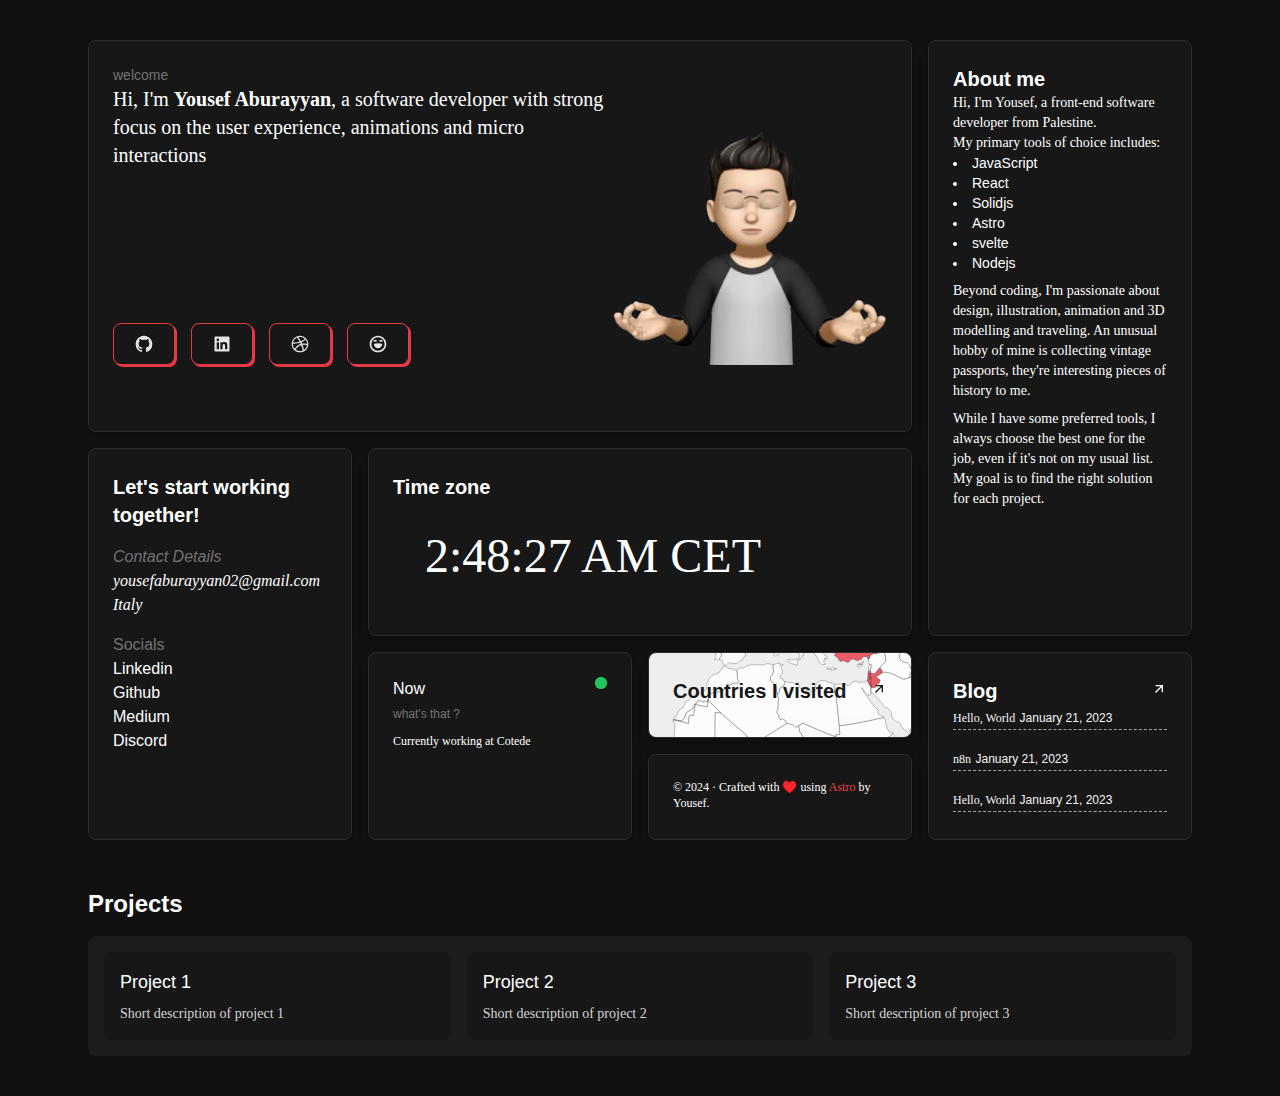
<file: index.html>
<!DOCTYPE html><script type="module" src="/_astro/index.astro_astro_type_script_index_0_lang.COKrtXNO.js"></script> <html lang="en"> <head><meta charset="UTF-8"><meta name="viewport" content="width=device-width"><link rel="icon" type="image/x-icon" href="/favicon.ico"><meta name="generator" content="Astro v5.1.7"><title>Yousef Aburayyan - Freelance front-end Developer</title><meta name="description" content="I'm a developer based in Italy, passionate about user experience and specializing in engaging animations and micro-interactions. My primary tools of choice include: JavaScript, React, Solid.js, Astro, Svelte, and Node.js."><meta name="robots" content="index, follow"><!-- Basic OG tags for sharing your website's content on platforms like Facebook and LinkedIn --><meta property="og:title" content="Yousef Aburayyan - Freelance front-end Developer"><meta property="og:description" content="I'm a developer based in Italy, passionate about user experience and specializing in engaging animations and micro-interactions. My primary tools of choice include: JavaScript, React, Solid.js, Astro, Svelte, and Node.js."><meta property="og:type" content="website"><meta property="og:url" content="https://yousefra.github.io"><meta property="og:image" content="https://yousefra.github.io/og-image.png"><!-- Basic Twitter Card tags --><meta name="twitter:card" content="summary_large_image"><meta name="twitter:title" content="Yousef Aburayyan - Freelance front-end Developer"><meta name="twitter:description" content="I'm a developer based in Italy, passionate about user experience and specializing in engaging animations and micro-interactions. My primary tools of choice include: JavaScript, React, Solid.js, Astro, Svelte, and Node.js."><meta name="twitter:image" content="https://yousefra.github.io/og-image.png"><link rel="preconnect" href="https://cdn.fontshare.com"><script type="application/ld+json">{"@context":"http://schema.org","@type":"Person","name":"Yousef","url":"https://yousefra.github.io","sameAs":["https://www.linkedin.com/in/yousef-aburayyan/","https://github.com/yousefra"],"image":"https://yousefra.github.io/og-image.png","jobTitle":"Freelance Frontend Developer","worksFor":{"@type":"Organization","name":"Self-Employed","address":{"@type":"PostalAddress","addressLocality":"Italy","addressCountry":"IT"}},"nationality":{"@type":"Country","name":"Italy"}}</script><link rel="stylesheet" href="/_astro/_id_.C9sGlp-g.css">
<style>@font-face{font-family:CabinetGrotesk;src:url(/fonts/CabinetGrotesk-Variable.ttf) format("truetype-variations");font-weight:400;font-style:normal;font-display:swap;font-weight:100 1000}@font-face{font-family:Satoshi;src:url(/fonts/Satoshi-Variable.ttf) format("truetype-variations");font-weight:400;font-style:normal;font-display:swap;font-weight:100 1000}body{margin:0;font-family:Satoshi,sans-serif;-webkit-font-smoothing:antialiased}h1,h2,h3,h4,h5,h6{font-family:Cabinet Grotesk,sans-serif}p{font-family:Satoshi}b{font-weight:700!important}
.card[data-astro-cid-liblccsm]{background-color:#1c1c1c;border-radius:.5rem;padding:1rem}
</style></head> <body class="bg-darkslate-700 flex flex-col justify-center items-center"> <div class="loader bg-darkslate-700 text-neutral-50 text-3xl font-black uppercase flex justify-center items-center w-screen h-screen z-50 fixed top-0 bottom-0 right-0 left-0"></div>    <main class="text-white m-auto p-2 mt-4 flex flex-col gap-4 max-w-6xl w-full sm:p-4 md:p-6"> <div class="grid gap-2 overflow-hidden relative sm:gap-2 md:grid-cols-2 md:gap-3 lg:h-screen lg:grid-rows-8 lg:grid-cols-4 lg:gap-4 lg:max-h-[800px]"> <div class="card flex flex-col h-max sm:h-auto group overflow-hidden transform-y-[-40%] bg-darkslate-500 shadow-lg rounded-lg p-6 border border-darkslate-100 hover:border-primary-500 align-start flex-none h-full justify-start relative transform perspective-1200 w-full transition duration-75 ease-in-out col-span-1 md:col-span-3 md:row-span-4"> <style>astro-island,astro-slot,astro-static-slot{display:contents}</style><script>(()=>{var a=(s,i,o)=>{let r=async()=>{await(await s())()},t=typeof i.value=="object"?i.value:void 0,c={rootMargin:t==null?void 0:t.rootMargin},n=new IntersectionObserver(e=>{for(let l of e)if(l.isIntersecting){n.disconnect(),r();break}},c);for(let e of o.children)n.observe(e)};(self.Astro||(self.Astro={})).visible=a;window.dispatchEvent(new Event("astro:visible"));})();;(()=>{var A=Object.defineProperty;var g=(i,o,a)=>o in i?A(i,o,{enumerable:!0,configurable:!0,writable:!0,value:a}):i[o]=a;var d=(i,o,a)=>g(i,typeof o!="symbol"?o+"":o,a);{let i={0:t=>m(t),1:t=>a(t),2:t=>new RegExp(t),3:t=>new Date(t),4:t=>new Map(a(t)),5:t=>new Set(a(t)),6:t=>BigInt(t),7:t=>new URL(t),8:t=>new Uint8Array(t),9:t=>new Uint16Array(t),10:t=>new Uint32Array(t),11:t=>1/0*t},o=t=>{let[l,e]=t;return l in i?i[l](e):void 0},a=t=>t.map(o),m=t=>typeof t!="object"||t===null?t:Object.fromEntries(Object.entries(t).map(([l,e])=>[l,o(e)]));class y extends HTMLElement{constructor(){super(...arguments);d(this,"Component");d(this,"hydrator");d(this,"hydrate",async()=>{var b;if(!this.hydrator||!this.isConnected)return;let e=(b=this.parentElement)==null?void 0:b.closest("astro-island[ssr]");if(e){e.addEventListener("astro:hydrate",this.hydrate,{once:!0});return}let c=this.querySelectorAll("astro-slot"),n={},h=this.querySelectorAll("template[data-astro-template]");for(let r of h){let s=r.closest(this.tagName);s!=null&&s.isSameNode(this)&&(n[r.getAttribute("data-astro-template")||"default"]=r.innerHTML,r.remove())}for(let r of c){let s=r.closest(this.tagName);s!=null&&s.isSameNode(this)&&(n[r.getAttribute("name")||"default"]=r.innerHTML)}let p;try{p=this.hasAttribute("props")?m(JSON.parse(this.getAttribute("props"))):{}}catch(r){let s=this.getAttribute("component-url")||"<unknown>",v=this.getAttribute("component-export");throw v&&(s+=` (export ${v})`),console.error(`[hydrate] Error parsing props for component ${s}`,this.getAttribute("props"),r),r}let u;await this.hydrator(this)(this.Component,p,n,{client:this.getAttribute("client")}),this.removeAttribute("ssr"),this.dispatchEvent(new CustomEvent("astro:hydrate"))});d(this,"unmount",()=>{this.isConnected||this.dispatchEvent(new CustomEvent("astro:unmount"))})}disconnectedCallback(){document.removeEventListener("astro:after-swap",this.unmount),document.addEventListener("astro:after-swap",this.unmount,{once:!0})}connectedCallback(){if(!this.hasAttribute("await-children")||document.readyState==="interactive"||document.readyState==="complete")this.childrenConnectedCallback();else{let e=()=>{document.removeEventListener("DOMContentLoaded",e),c.disconnect(),this.childrenConnectedCallback()},c=new MutationObserver(()=>{var n;((n=this.lastChild)==null?void 0:n.nodeType)===Node.COMMENT_NODE&&this.lastChild.nodeValue==="astro:end"&&(this.lastChild.remove(),e())});c.observe(this,{childList:!0}),document.addEventListener("DOMContentLoaded",e)}}async childrenConnectedCallback(){let e=this.getAttribute("before-hydration-url");e&&await import(e),this.start()}async start(){let e=JSON.parse(this.getAttribute("opts")),c=this.getAttribute("client");if(Astro[c]===void 0){window.addEventListener(`astro:${c}`,()=>this.start(),{once:!0});return}try{await Astro[c](async()=>{let n=this.getAttribute("renderer-url"),[h,{default:p}]=await Promise.all([import(this.getAttribute("component-url")),n?import(n):()=>()=>{}]),u=this.getAttribute("component-export")||"default";if(!u.includes("."))this.Component=h[u];else{this.Component=h;for(let f of u.split("."))this.Component=this.Component[f]}return this.hydrator=p,this.hydrate},e,this)}catch(n){console.error(`[astro-island] Error hydrating ${this.getAttribute("component-url")}`,n)}}attributeChangedCallback(){this.hydrate()}}d(y,"observedAttributes",["props"]),customElements.get("astro-island")||customElements.define("astro-island",y)}})();</script><script>window._$HY||(e=>{let t=e=>e&&e.hasAttribute&&(e.hasAttribute("data-hk")?e:t(e.host&&e.host.nodeType?e.host:e.parentNode));["click", "input"].forEach((o=>document.addEventListener(o,(o=>{if(!e.events)return;let s=t(o.composedPath&&o.composedPath()[0]||o.target);s&&!e.completed.has(s)&&e.events.push([s,o])}))))})(_$HY={events:[],completed:new WeakSet,r:{},fe(){}});</script><!--xs-->  <div class="flex w-full h-full"> <div class="flex flex-col justify-between md:max-h-[300px] gap-4"> <div class="flex flex-col h-full"> <h6 class="text-sm font-light m-0 text-gray-500">welcome</h6> <p class="m-0 font-light text-xl">
Hi, I'm <b class="font-bold">Yousef Aburayyan</b>, a software
          developer with strong focus on the user experience, animations and
          micro interactions
</p> </div> <div class="flex gap-4"> <a href="https://github.com/yousefra" aria-label="github profile" target="_blank"> <button class="custom-btn text-xl max-h-[50px] shadow-custom shadow-primary-500 active:shadow-none active:translate-x-[3px] active:translate-y-[3px] text-gray-200 px-5 py-2 border border-primary-500 hover:text-primary-500 transition-colors duration-100 ease-in-out bg-gray-900 cursor-pointer rounded-lg">  <svg width="1em" height="1em" class="h-6" data-icon="ri:github-fill">   <symbol id="ai:ri:github-fill" viewBox="0 0 24 24"><path fill="currentColor" d="M12.001 2c-5.525 0-10 4.475-10 10a9.99 9.99 0 0 0 6.837 9.488c.5.087.688-.213.688-.476c0-.237-.013-1.024-.013-1.862c-2.512.463-3.162-.612-3.362-1.175c-.113-.288-.6-1.175-1.025-1.413c-.35-.187-.85-.65-.013-.662c.788-.013 1.35.725 1.538 1.025c.9 1.512 2.337 1.087 2.912.825c.088-.65.35-1.087.638-1.337c-2.225-.25-4.55-1.113-4.55-4.938c0-1.088.387-1.987 1.025-2.687c-.1-.25-.45-1.275.1-2.65c0 0 .837-.263 2.75 1.024a9.3 9.3 0 0 1 2.5-.337c.85 0 1.7.112 2.5.337c1.913-1.3 2.75-1.024 2.75-1.024c.55 1.375.2 2.4.1 2.65c.637.7 1.025 1.587 1.025 2.687c0 3.838-2.337 4.688-4.562 4.938c.362.312.675.912.675 1.85c0 1.337-.013 2.412-.013 2.75c0 .262.188.574.688.474A10.02 10.02 0 0 0 22 12c0-5.525-4.475-10-10-10"/></symbol><use href="#ai:ri:github-fill"></use>  </svg> <span class="sr-only">GitHub Profile</span>  </button> </a> <a href="https://www.linkedin.com/in/yousef-aburayyan/" aria-label="linkedin profile" target="_blank"> <button class="custom-btn text-xl max-h-[50px] shadow-custom shadow-primary-500 active:shadow-none active:translate-x-[3px] active:translate-y-[3px] text-gray-200 px-5 py-2 border border-primary-500 hover:text-primary-500 transition-colors duration-100 ease-in-out bg-gray-900 cursor-pointer rounded-lg">  <svg width="1em" height="1em" class="h-6" data-icon="ri:linkedin-box-fill">   <symbol id="ai:ri:linkedin-box-fill" viewBox="0 0 24 24"><path fill="currentColor" d="M18.336 18.339h-2.665v-4.177c0-.996-.02-2.278-1.39-2.278c-1.389 0-1.601 1.084-1.601 2.205v4.25h-2.666V9.75h2.56v1.17h.035c.358-.674 1.228-1.387 2.528-1.387c2.7 0 3.2 1.778 3.2 4.092v4.714M7.004 8.575a1.546 1.546 0 0 1-1.548-1.549a1.548 1.548 0 1 1 1.547 1.549m1.336 9.764H5.667V9.75H8.34zM19.67 3H4.33C3.594 3 3 3.58 3 4.297v15.406C3 20.42 3.594 21 4.328 21h15.339C20.4 21 21 20.42 21 19.703V4.297C21 3.581 20.4 3 19.666 3z"/></symbol><use href="#ai:ri:linkedin-box-fill"></use>  </svg> <span class="sr-only">Linkedin Profile</span>  </button> </a> <a href="#" aria-label="dribble profile" target="_blank"> <button class="custom-btn text-xl max-h-[50px] shadow-custom shadow-primary-500 active:shadow-none active:translate-x-[3px] active:translate-y-[3px] text-gray-200 px-5 py-2 border border-primary-500 hover:text-primary-500 transition-colors duration-100 ease-in-out bg-gray-900 cursor-pointer rounded-lg">  <svg width="1em" height="1em" class="h-6" data-icon="ri:dribbble-fill">   <symbol id="ai:ri:dribbble-fill" viewBox="0 0 24 24"><path fill="currentColor" d="M12 2C6.48 2 2 6.48 2 12s4.48 10 10 10c5.51 0 10-4.48 10-10S17.51 2 12 2m6.605 4.61a8.5 8.5 0 0 1 1.93 5.314c-.281-.054-3.101-.629-5.943-.271c-.065-.141-.12-.293-.184-.445a25 25 0 0 0-.564-1.236c3.145-1.28 4.577-3.124 4.761-3.362M12 3.475c2.17 0 4.154.814 5.662 2.148c-.152.216-1.443 1.941-4.48 3.08c-1.399-2.57-2.95-4.675-3.189-5A8.7 8.7 0 0 1 12 3.475m-3.633.803a54 54 0 0 1 3.167 4.935c-3.992 1.063-7.517 1.04-7.896 1.04a8.58 8.58 0 0 1 4.729-5.975M3.453 12.01v-.26c.37.01 4.512.065 8.775-1.215c.25.477.477.965.694 1.453c-.109.033-.228.065-.336.098c-4.404 1.42-6.747 5.303-6.942 5.629a8.52 8.52 0 0 1-2.19-5.705M12 20.547a8.48 8.48 0 0 1-5.239-1.8c.152-.315 1.888-3.656 6.703-5.337c.022-.01.033-.01.054-.022a35.3 35.3 0 0 1 1.823 6.475a8.4 8.4 0 0 1-3.341.684m4.761-1.465c-.086-.52-.542-3.015-1.66-6.084c2.68-.423 5.023.271 5.315.369a8.47 8.47 0 0 1-3.655 5.715"/></symbol><use href="#ai:ri:dribbble-fill"></use>  </svg> <span class="sr-only">Dribble Profile</span>  </button> </a> <astro-island uid="Z1h7gLW" data-solid-render-id="s1" component-url="/_astro/index.felDRB_H.js" component-export="default" renderer-url="/_astro/client.adEZjd-f.js" props="{}" ssr client="visible" opts="{&quot;name&quot;:&quot;Tooltip&quot;,&quot;value&quot;:true}" await-children><div data-hk=s10000 class="relative inline-block"><div><astro-slot> <button class="custom-btn text-xl max-h-[50px] shadow-custom shadow-primary-500 active:shadow-none active:translate-x-[3px] active:translate-y-[3px] text-gray-200 px-5 py-2 border border-primary-500 hover:text-primary-500 transition-colors duration-100 ease-in-out bg-gray-900 cursor-pointer rounded-lg">  <svg width="1em" height="1em" class="h-6" data-icon="ri:emotion-laugh-line">   <symbol id="ai:ri:emotion-laugh-line" viewBox="0 0 24 24"><path fill="currentColor" d="M12 2c5.523 0 10 4.477 10 10s-4.477 10-10 10S2 17.523 2 12S6.477 2 12 2m0 2a8 8 0 1 0 0 16a8 8 0 0 0 0-16m0 7q3 0 5 1a5 5 0 0 1-10 0q2-1 5-1M8.5 7a2.5 2.5 0 0 1 2.45 2h-4.9A2.5 2.5 0 0 1 8.5 7m7 0a2.5 2.5 0 0 1 2.45 2h-4.9a2.5 2.5 0 0 1 2.45-2"/></symbol><use href="#ai:ri:emotion-laugh-line"></use>  </svg> <span class="sr-only">Easter egg button</span>  </button> </astro-slot></div><!--$--><!--/--></div><!--astro:end--></astro-island> </div> </div> <img src="/me.png" alt="memoji of yousef" width="300" height="300" loading="lazy" decoding="async" class="w-auto max-h-[300px] select-none absolute right-[-110px] bottom-[-20px] z-[-1] opacity-50 md:opacity-100 md:relative md:right-auto md:bottom-auto md:z-auto pointer-events-none"> </div>   </div> <div class="card flex flex-col h-max sm:h-auto group overflow-hidden transform-y-[-40%] bg-darkslate-500 shadow-lg rounded-lg p-6 border border-darkslate-100 hover:border-primary-500 align-start flex-none h-full justify-start relative transform perspective-1200 w-full transition duration-75 ease-in-out col-span-1 md:col-span-1 md:row-span-6"> <h2 class="text-xl font-bold m-0 z-20">About me</h2>  <div class="flex flex-col gap-2"> <div class="text-sm font-light"> <p>
Hi, I'm Yousef, a front-end software developer from Palestine.
<br>
My primary tools of choice includes:
</p> <ul class="list-disc list-inside"> <li>JavaScript</li> <li>React</li> <li>Solidjs</li> <li>Astro</li> <li>svelte</li> <li>Nodejs</li> </ul> </div> <p class="text-sm font-light">
Beyond coding, I'm passionate about design, illustration, animation and 3D modelling and traveling.
      An unusual hobby of mine is collecting vintage passports, they're
      interesting pieces of history to me.
</p> <p class="text-sm font-light">
While I have some preferred tools, I always choose the best one for the
      job, even if it's not on my usual list. My goal is to find the right
      solution for each project.
</p> </div>   </div> <div class="card flex flex-col h-max sm:h-auto group overflow-hidden transform-y-[-40%] bg-darkslate-500 shadow-lg rounded-lg p-6 border border-darkslate-100 hover:border-primary-500 align-start flex-none h-full justify-start relative transform perspective-1200 w-full transition duration-75 ease-in-out col-span-1 md:col-span-1 md:row-span-4">   <div class="h-full"> <header class="flex items-center"> <h1 class="text-white text-xl font-bold">
Let's start working together!
</h1> </header> <address class="flex flex-col mt-4"> <h2 class="text-gray-500">Contact Details</h2> <p>yousefaburayyan02@gmail.com</p> <p>Italy</p> </address> <div class="flex flex-col mt-4 w-fit"> <h2 class="text-gray-500">Socials</h2> <ul> <li> <a href="https://www.linkedin.com/in/yousef-aburayyan/" target="_blank">Linkedin</a> </li> <li> <a href="https://github.com/yousefra" target="_blank">Github</a> </li> <li> <a href="https://medium.com/@yousefra" target="_blank">Medium</a> </li> <li> <a href="#" target="_blank">Discord</a> </li> </ul> </div> </div>   </div> <script type="module" src="/_astro/TimeZoneCard.astro_astro_type_script_index_0_lang.DID-XS3s.js"></script> <div class="card flex flex-col h-max sm:h-auto group overflow-hidden transform-y-[-40%] bg-darkslate-500 shadow-lg rounded-lg p-6 border border-darkslate-100 hover:border-primary-500 align-start flex-none h-full justify-start relative transform perspective-1200 w-full transition duration-75 ease-in-out col-span-1 lg:col-span-2 md:row-span-2"> <h2 class="text-xl font-bold m-0 z-20">Time zone</h2>  <time datetime="" id="timeDisplay" class="text-2xl xl:text-5xl xl:whitespace-nowrap w-50 xl:w-100 h-[calc(100%-28px)] font-serif flex justify-center items-center"> 2:48:27 AM CET </time>   </div> <div class="card flex flex-col h-max sm:h-auto group overflow-hidden transform-y-[-40%] bg-darkslate-500 shadow-lg rounded-lg p-6 border border-darkslate-100 hover:border-primary-500 align-start flex-none h-full justify-start relative transform perspective-1200 w-full transition duration-75 ease-in-out col-span-1 md:col-span-1 md:row-span-2">   <div class="flex justify-between w-full items-start mb-2"> <div class="flex flex-col"> <h2>Now</h2> <a href="https://sive.rs/nowff" target="_blank"> <span class="text-xs text-gray-500 cursor-pointer">what's that ?</span> </a> </div> <span class="relative flex h-3 w-3"> <span class="animate-ping absolute inline-flex h-full w-full rounded-full bg-green-400 opacity-75"></span> <span class="relative inline-flex rounded-full h-3 w-3 bg-green-500"></span> </span> </div> <p class="text-xs">Currently working at <a href="https://cotede.co/">Cotede</a></p>   </div> <div class="card flex flex-col h-max sm:h-auto group overflow-hidden transform-y-[-40%] bg-darkslate-500 shadow-lg rounded-lg p-6 border border-darkslate-100 hover:border-primary-500 align-start flex-none h-full justify-start relative transform perspective-1200 w-full transition duration-75 ease-in-out col-span-1 md:col-span-1 md:row-span-1"> <a href="travel" class="h-full w-full text-neutral-900"> <svg width="1em" height="1em" class="h-6 float-right group-hover:text-primary-500 group-hover:translate-x-1 group-hover:-translate-y-1 transition-transform ease-in-out duration-100 z-20" data-icon="ri:arrow-right-up-line">   <symbol id="ai:ri:arrow-right-up-line" viewBox="0 0 24 24"><path fill="currentColor" d="m16.004 9.414l-8.607 8.607l-1.414-1.414L14.59 8H7.003V6h11v11h-2z"/></symbol><use href="#ai:ri:arrow-right-up-line"></use>  </svg> <script>(()=>{var e=async t=>{await(await t())()};(self.Astro||(self.Astro={})).load=e;window.dispatchEvent(new Event("astro:load"));})();</script><h2 class="text-xl font-bold m-0 z-20">Countries I visited</h2>  <div class="h-full w-full absolute inset-0 -z-10"> <astro-island uid="exOTB" data-solid-render-id="s0" component-url="/_astro/Globe.CW5_V87-.js" component-export="default" renderer-url="/_astro/client.adEZjd-f.js" props="{}" ssr client="load" opts="{&quot;name&quot;:&quot;Globe&quot;,&quot;value&quot;:true}" await-children><div data-hk=s00000 class="flex flex-col text-white justify-center items-center w-full h-full"><div class="w-full"></div></div><!--astro:end--></astro-island> </div>   </a> </div> <div class="card flex flex-col h-max sm:h-auto group overflow-hidden transform-y-[-40%] bg-darkslate-500 shadow-lg rounded-lg p-6 border border-darkslate-100 hover:border-primary-500 align-start flex-none h-full justify-start relative transform perspective-1200 w-full transition duration-75 ease-in-out col-span-1 md:col-span-1 md:row-span-2 flex gap-4"> <a href="/blog" class="h-full w-full "> <svg width="1em" height="1em" viewBox="0 0 24 24" class="h-6 float-right group-hover:text-primary-500 group-hover:translate-x-1 group-hover:-translate-y-1 transition-transform ease-in-out duration-100 z-20" data-icon="ri:arrow-right-up-line">   <use href="#ai:ri:arrow-right-up-line"></use>  </svg> <h2 class="text-xl font-bold m-0 z-20">Blog</h2>  <div class="flex flex-col gap-4"> <div class="list-none w-full text-neutral-100 hover:text-neutral-400 ease-in-out transition-colors border-b-neutral-400 border-dashed border-b-1 my-0"> <p class="inline-block whitespace-nowrap text-xs"> Hello, World </p> <time class="text-right tabular-nums text-xs" datetime="2023-01-21T00:00:00.000Z" data-date="2023-01-21T00:00:00.000Z"> January 21, 2023 </time> </div><div class="list-none w-full text-neutral-100 hover:text-neutral-400 ease-in-out transition-colors border-b-neutral-400 border-dashed border-b-1 my-0"> <p class="inline-block whitespace-nowrap text-xs"> n8n </p> <time class="text-right tabular-nums text-xs" datetime="2023-01-21T00:00:00.000Z" data-date="2023-01-21T00:00:00.000Z"> January 21, 2023 </time> </div><div class="list-none w-full text-neutral-100 hover:text-neutral-400 ease-in-out transition-colors border-b-neutral-400 border-dashed border-b-1 my-0"> <p class="inline-block whitespace-nowrap text-xs"> Hello, World </p> <time class="text-right tabular-nums text-xs" datetime="2023-01-21T00:00:00.000Z" data-date="2023-01-21T00:00:00.000Z"> January 21, 2023 </time> </div> </div>   </a> </div> <div class="card flex flex-col h-max sm:h-auto group overflow-hidden transform-y-[-40%] bg-darkslate-500 shadow-lg rounded-lg p-6 border border-darkslate-100 hover:border-primary-500 align-start flex-none h-full justify-start relative transform perspective-1200 w-full transition duration-75 ease-in-out col-span-1 md:col-span-1 md:row-span-1">   <p class="text-xs">
© 2024 · Crafted with ♥️ using <a href="https://astro.build/" target="_blank" class="text-red-500">Astro</a> by Yousef.
</p>   </div> </div> <section class="w-full mt-4 mb-4"> <h2 class="text-2xl font-bold mb-4 mt-4 animated-title">Projects</h2> <div class="card h-full grid grid-cols-1 md:grid-cols-2 lg:grid-cols-3 gap-4" data-astro-cid-liblccsm> <a href="#" class="flex flex-col gap-2 p-4 rounded-lg bg-neutral-900 hover:bg-neutral-800 transition-colors" data-astro-cid-liblccsm> <h3 class="font-medium text-lg" data-astro-cid-liblccsm>Project 1</h3> <p class="text-sm text-neutral-300" data-astro-cid-liblccsm>Short description of project 1</p> </a><a href="#" class="flex flex-col gap-2 p-4 rounded-lg bg-neutral-900 hover:bg-neutral-800 transition-colors" data-astro-cid-liblccsm> <h3 class="font-medium text-lg" data-astro-cid-liblccsm>Project 2</h3> <p class="text-sm text-neutral-300" data-astro-cid-liblccsm>Short description of project 2</p> </a><a href="#" class="flex flex-col gap-2 p-4 rounded-lg bg-neutral-900 hover:bg-neutral-800 transition-colors" data-astro-cid-liblccsm> <h3 class="font-medium text-lg" data-astro-cid-liblccsm>Project 3</h3> <p class="text-sm text-neutral-300" data-astro-cid-liblccsm>Short description of project 3</p> </a> </div>  </section> </main>   </body></html>
</file>
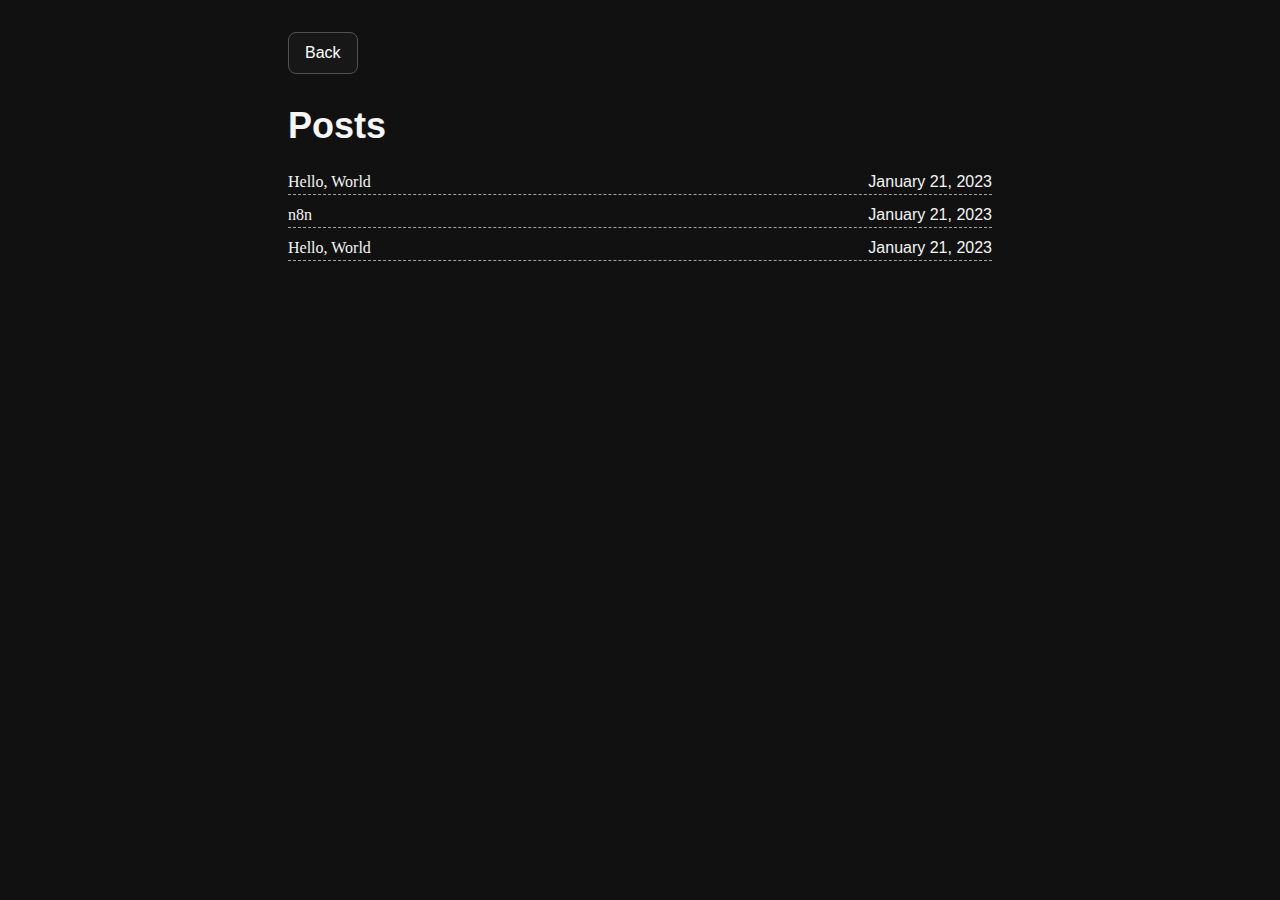
<file: blog/index.html>
<!DOCTYPE html><script type="module" src="/_astro/index.astro_astro_type_script_index_0_lang.T0YQHGXV.js"></script> <html lang="en"> <head><meta charset="UTF-8"><meta name="viewport" content="width=device-width"><link rel="icon" type="image/x-icon" href="/favicon.ico"><meta name="generator" content="Astro v5.1.7"><title>Yousef Aburayyan - Blog</title><meta name="description" content="Software developer with strong focus on the user experience animations and micro interactions"><meta name="robots" content="index, follow"><!-- Basic OG tags for sharing your website's content on platforms like Facebook and LinkedIn --><meta property="og:title" content="Yousef Aburayyan - Blog"><meta property="og:description" content="Software developer with strong focus on the user experience animations and micro interactions"><meta property="og:type" content="website"><meta property="og:url" content="https://yousefra.github.io"><meta property="og:image" content="https://yousefra.github.io/og-image.png"><!-- Basic Twitter Card tags --><meta name="twitter:card" content="summary_large_image"><meta name="twitter:title" content="Yousef Aburayyan - Blog"><meta name="twitter:description" content="Software developer with strong focus on the user experience animations and micro interactions"><meta name="twitter:image" content="https://yousefra.github.io/og-image.png"><link rel="preconnect" href="https://cdn.fontshare.com"><script type="application/ld+json">{"@context":"http://schema.org","@type":"Person","name":"Yousef","url":"https://yousefra.github.io","sameAs":["https://www.linkedin.com/in/yousef-aburayyan/","https://github.com/yousefra"],"image":"https://yousefra.github.io/og-image.png","jobTitle":"Freelance Frontend Developer","worksFor":{"@type":"Organization","name":"Self-Employed","address":{"@type":"PostalAddress","addressLocality":"Italy","addressCountry":"IT"}},"nationality":{"@type":"Country","name":"Italy"}}</script><link rel="stylesheet" href="/_astro/_id_.C9sGlp-g.css">
<style>@font-face{font-family:CabinetGrotesk;src:url(/fonts/CabinetGrotesk-Variable.ttf) format("truetype-variations");font-weight:400;font-style:normal;font-display:swap;font-weight:100 1000}@font-face{font-family:Satoshi;src:url(/fonts/Satoshi-Variable.ttf) format("truetype-variations");font-weight:400;font-style:normal;font-display:swap;font-weight:100 1000}body{margin:0;font-family:Satoshi,sans-serif;-webkit-font-smoothing:antialiased}h1,h2,h3,h4,h5,h6{font-family:Cabinet Grotesk,sans-serif}p{font-family:Satoshi}b{font-weight:700!important}
</style></head> <body class="bg-darkslate-700 flex flex-col justify-center items-center"> <div class="loader bg-darkslate-700 text-neutral-50 text-3xl font-black uppercase flex justify-center items-center w-screen h-screen z-50 fixed top-0 bottom-0 right-0 left-0"></div>    <main class="w-screen h-screen flex flex-col justify-start items-start max-w-3xl mx-auto p-8"> <a href="/" class="text-white bg-neutral-900 hover:bg-neutral-800 px-4 py-2 mb-8 border-1 border-solid border-neutral-600 rounded-lg">Back</a> <h1 class="text-4xl font-bold mb-4 text-neutral-100">Posts</h1> <ul class="w-full"> <li class="list-none w-full text-neutral-100 hover:text-neutral-400 ease-in-out transition-colors border-b-neutral-400 border-dashed border-b-1 my-2"> <a class="text-sm md:text-base decoration-none flex justify-between" href="/blog/post-3"> <p class="inline-block whitespace-nowrap"> Hello, World </p> <time class="text-right tabular-nums" datetime="2023-01-21T00:00:00.000Z" data-date="2023-01-21T00:00:00.000Z"> January 21, 2023 </time> </a> </li><li class="list-none w-full text-neutral-100 hover:text-neutral-400 ease-in-out transition-colors border-b-neutral-400 border-dashed border-b-1 my-2"> <a class="text-sm md:text-base decoration-none flex justify-between" href="/blog/post1"> <p class="inline-block whitespace-nowrap"> n8n </p> <time class="text-right tabular-nums" datetime="2023-01-21T00:00:00.000Z" data-date="2023-01-21T00:00:00.000Z"> January 21, 2023 </time> </a> </li><li class="list-none w-full text-neutral-100 hover:text-neutral-400 ease-in-out transition-colors border-b-neutral-400 border-dashed border-b-1 my-2"> <a class="text-sm md:text-base decoration-none flex justify-between" href="/blog/post2"> <p class="inline-block whitespace-nowrap"> Hello, World </p> <time class="text-right tabular-nums" datetime="2023-01-21T00:00:00.000Z" data-date="2023-01-21T00:00:00.000Z"> January 21, 2023 </time> </a> </li> </ul> </main>   </body></html>
</file>
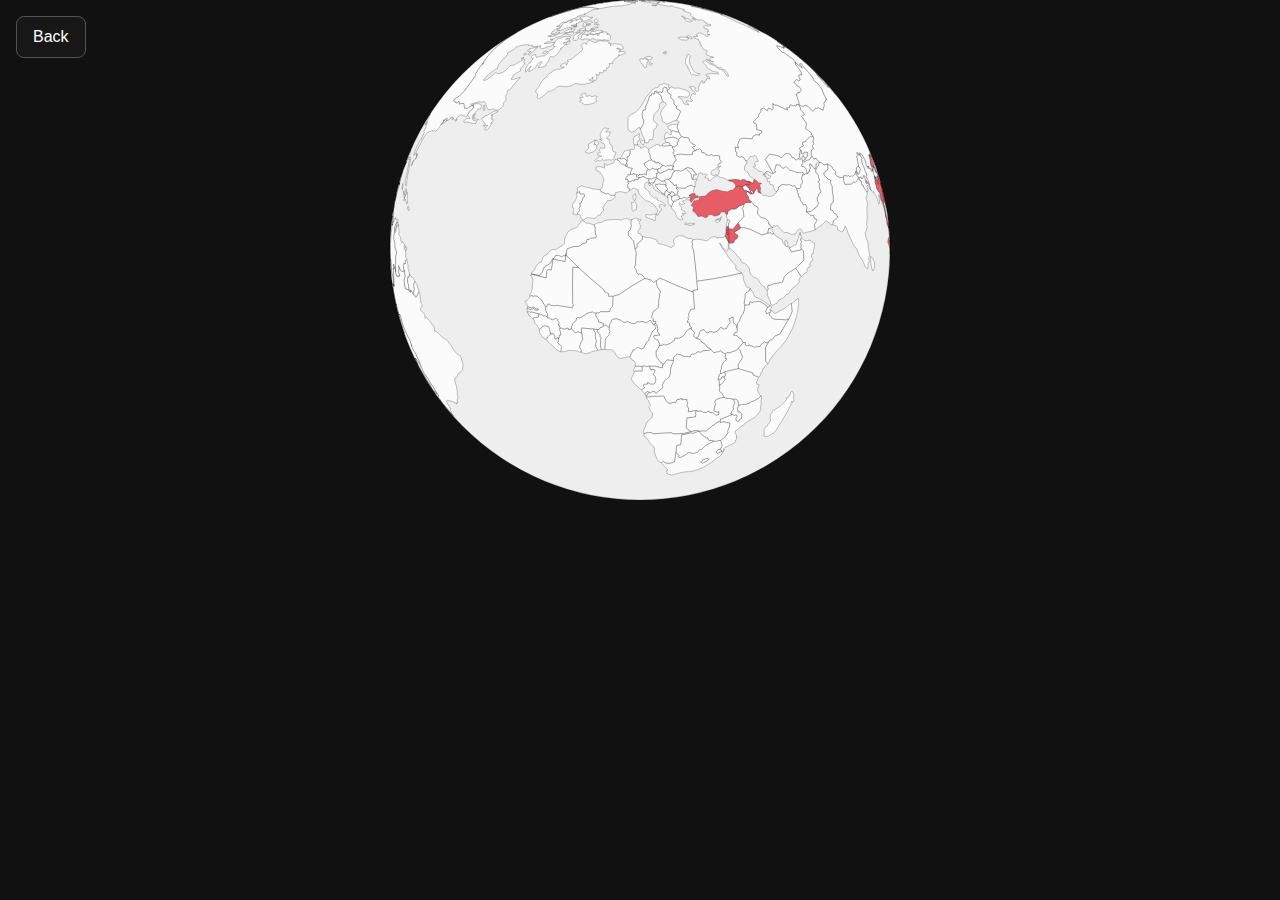
<file: travel/index.html>
<!DOCTYPE html><script type="module" src="/_astro/travel.astro_astro_type_script_index_0_lang.D8X1N60m.js"></script> <html lang="en"> <head><meta charset="UTF-8"><meta name="viewport" content="width=device-width"><link rel="icon" type="image/x-icon" href="/favicon.ico"><meta name="generator" content="Astro v5.1.7"><title>Yousef Aburayyan - Visited Countries</title><meta name="description" content="A 3d globe showing countries that I have visited so far"><meta name="robots" content="index, follow"><!-- Basic OG tags for sharing your website's content on platforms like Facebook and LinkedIn --><meta property="og:title" content="Yousef Aburayyan - Visited Countries"><meta property="og:description" content="A 3d globe showing countries that I have visited so far"><meta property="og:type" content="website"><meta property="og:url" content="https://yousefra.github.io"><meta property="og:image" content="https://yousefra.github.io/globe_preview.webp&#34;"><!-- Basic Twitter Card tags --><meta name="twitter:card" content="summary_large_image"><meta name="twitter:title" content="Yousef Aburayyan - Visited Countries"><meta name="twitter:description" content="A 3d globe showing countries that I have visited so far"><meta name="twitter:image" content="https://yousefra.github.io/globe_preview.webp&#34;"><link rel="preconnect" href="https://cdn.fontshare.com"><link rel="canonical" href="https://yousefra.github.io/travel"><script type="application/ld+json">{"@context":"http://schema.org","@type":"Person","name":"Yousef","url":"https://yousefra.github.io","sameAs":["https://www.linkedin.com/in/yousef-aburayyan/","https://github.com/yousefra"],"image":"https://yousefra.github.io/og-image.png","jobTitle":"Freelance Frontend Developer","worksFor":{"@type":"Organization","name":"Self-Employed","address":{"@type":"PostalAddress","addressLocality":"Italy","addressCountry":"IT"}},"nationality":{"@type":"Country","name":"Italy"}}</script><link rel="stylesheet" href="/_astro/_id_.C9sGlp-g.css">
<style>@font-face{font-family:CabinetGrotesk;src:url(/fonts/CabinetGrotesk-Variable.ttf) format("truetype-variations");font-weight:400;font-style:normal;font-display:swap;font-weight:100 1000}@font-face{font-family:Satoshi;src:url(/fonts/Satoshi-Variable.ttf) format("truetype-variations");font-weight:400;font-style:normal;font-display:swap;font-weight:100 1000}body{margin:0;font-family:Satoshi,sans-serif;-webkit-font-smoothing:antialiased}h1,h2,h3,h4,h5,h6{font-family:Cabinet Grotesk,sans-serif}p{font-family:Satoshi}b{font-weight:700!important}
</style></head> <body class="bg-darkslate-700 flex flex-col justify-center items-center">   <a href="/" class="text-white absolute bg-neutral-900 hover:bg-neutral-800 top-4 left-4 px-4 py-2 border-1 border-solid border-neutral-600 rounded-lg">Back</a> <style>astro-island,astro-slot,astro-static-slot{display:contents}</style><script>(()=>{var e=async t=>{await(await t())()};(self.Astro||(self.Astro={})).load=e;window.dispatchEvent(new Event("astro:load"));})();;(()=>{var A=Object.defineProperty;var g=(i,o,a)=>o in i?A(i,o,{enumerable:!0,configurable:!0,writable:!0,value:a}):i[o]=a;var d=(i,o,a)=>g(i,typeof o!="symbol"?o+"":o,a);{let i={0:t=>m(t),1:t=>a(t),2:t=>new RegExp(t),3:t=>new Date(t),4:t=>new Map(a(t)),5:t=>new Set(a(t)),6:t=>BigInt(t),7:t=>new URL(t),8:t=>new Uint8Array(t),9:t=>new Uint16Array(t),10:t=>new Uint32Array(t),11:t=>1/0*t},o=t=>{let[l,e]=t;return l in i?i[l](e):void 0},a=t=>t.map(o),m=t=>typeof t!="object"||t===null?t:Object.fromEntries(Object.entries(t).map(([l,e])=>[l,o(e)]));class y extends HTMLElement{constructor(){super(...arguments);d(this,"Component");d(this,"hydrator");d(this,"hydrate",async()=>{var b;if(!this.hydrator||!this.isConnected)return;let e=(b=this.parentElement)==null?void 0:b.closest("astro-island[ssr]");if(e){e.addEventListener("astro:hydrate",this.hydrate,{once:!0});return}let c=this.querySelectorAll("astro-slot"),n={},h=this.querySelectorAll("template[data-astro-template]");for(let r of h){let s=r.closest(this.tagName);s!=null&&s.isSameNode(this)&&(n[r.getAttribute("data-astro-template")||"default"]=r.innerHTML,r.remove())}for(let r of c){let s=r.closest(this.tagName);s!=null&&s.isSameNode(this)&&(n[r.getAttribute("name")||"default"]=r.innerHTML)}let p;try{p=this.hasAttribute("props")?m(JSON.parse(this.getAttribute("props"))):{}}catch(r){let s=this.getAttribute("component-url")||"<unknown>",v=this.getAttribute("component-export");throw v&&(s+=` (export ${v})`),console.error(`[hydrate] Error parsing props for component ${s}`,this.getAttribute("props"),r),r}let u;await this.hydrator(this)(this.Component,p,n,{client:this.getAttribute("client")}),this.removeAttribute("ssr"),this.dispatchEvent(new CustomEvent("astro:hydrate"))});d(this,"unmount",()=>{this.isConnected||this.dispatchEvent(new CustomEvent("astro:unmount"))})}disconnectedCallback(){document.removeEventListener("astro:after-swap",this.unmount),document.addEventListener("astro:after-swap",this.unmount,{once:!0})}connectedCallback(){if(!this.hasAttribute("await-children")||document.readyState==="interactive"||document.readyState==="complete")this.childrenConnectedCallback();else{let e=()=>{document.removeEventListener("DOMContentLoaded",e),c.disconnect(),this.childrenConnectedCallback()},c=new MutationObserver(()=>{var n;((n=this.lastChild)==null?void 0:n.nodeType)===Node.COMMENT_NODE&&this.lastChild.nodeValue==="astro:end"&&(this.lastChild.remove(),e())});c.observe(this,{childList:!0}),document.addEventListener("DOMContentLoaded",e)}}async childrenConnectedCallback(){let e=this.getAttribute("before-hydration-url");e&&await import(e),this.start()}async start(){let e=JSON.parse(this.getAttribute("opts")),c=this.getAttribute("client");if(Astro[c]===void 0){window.addEventListener(`astro:${c}`,()=>this.start(),{once:!0});return}try{await Astro[c](async()=>{let n=this.getAttribute("renderer-url"),[h,{default:p}]=await Promise.all([import(this.getAttribute("component-url")),n?import(n):()=>()=>{}]),u=this.getAttribute("component-export")||"default";if(!u.includes("."))this.Component=h[u];else{this.Component=h;for(let f of u.split("."))this.Component=this.Component[f]}return this.hydrator=p,this.hydrate},e,this)}catch(n){console.error(`[astro-island] Error hydrating ${this.getAttribute("component-url")}`,n)}}attributeChangedCallback(){this.hydrate()}}d(y,"observedAttributes",["props"]),customElements.get("astro-island")||customElements.define("astro-island",y)}})();</script><script>window._$HY||(e=>{let t=e=>e&&e.hasAttribute&&(e.hasAttribute("data-hk")?e:t(e.host&&e.host.nodeType?e.host:e.parentNode));["click", "input"].forEach((o=>document.addEventListener(o,(o=>{if(!e.events)return;let s=t(o.composedPath&&o.composedPath()[0]||o.target);s&&!e.completed.has(s)&&e.events.push([s,o])}))))})(_$HY={events:[],completed:new WeakSet,r:{},fe(){}});</script><!--xs--><astro-island uid="exOTB" data-solid-render-id="s0" component-url="/_astro/Globe.CW5_V87-.js" component-export="default" renderer-url="/_astro/client.adEZjd-f.js" props="{}" ssr client="load" opts="{&quot;name&quot;:&quot;Globe&quot;,&quot;value&quot;:true}" await-children><div data-hk=s00000 class="flex flex-col text-white justify-center items-center w-full h-full"><div class="w-full"></div></div><!--astro:end--></astro-island>  </body></html>
</file>
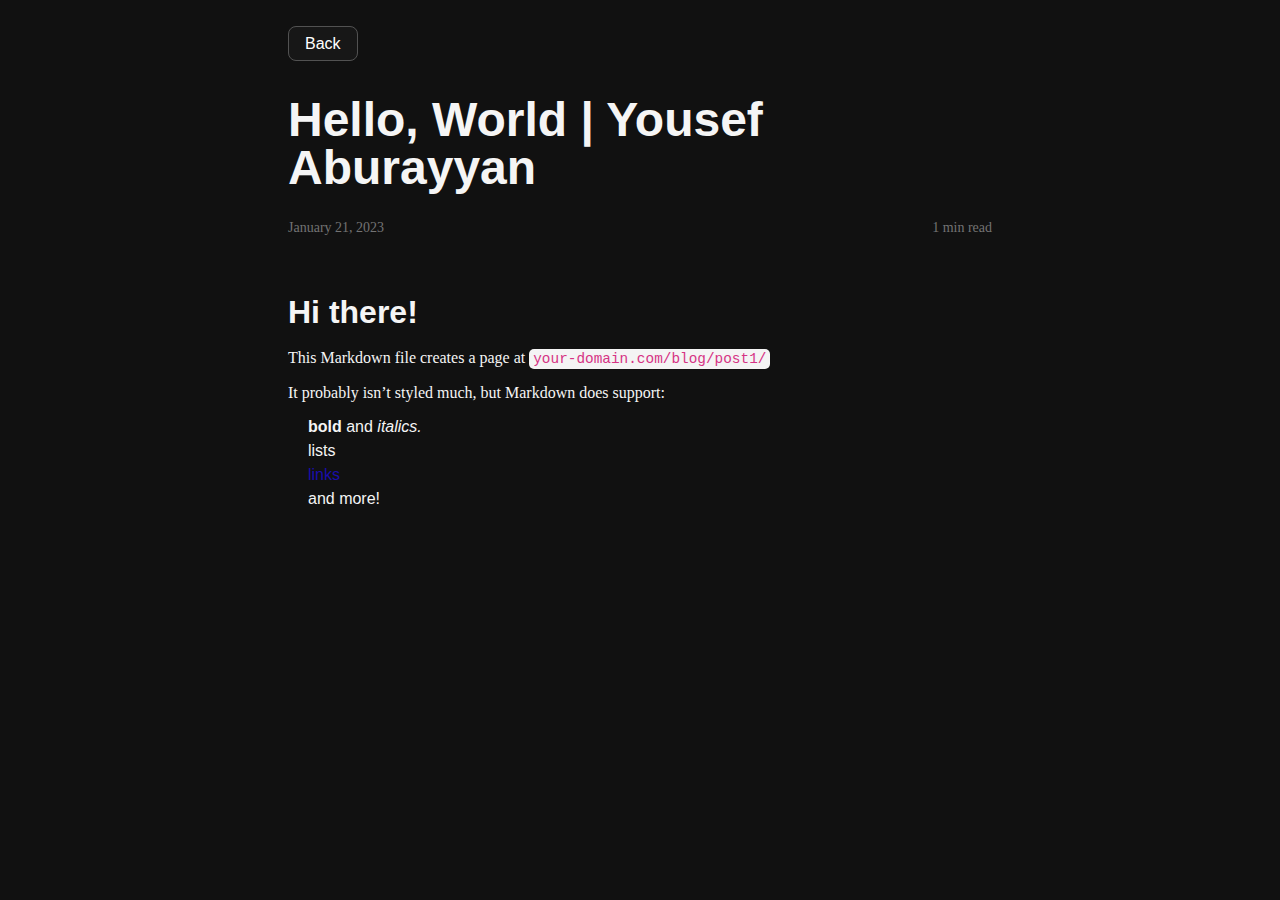
<file: blog/post-3/index.html>
<!DOCTYPE html><html lang="en"> <head><meta charset="UTF-8"><meta name="viewport" content="width=device-width"><link rel="icon" type="image/x-icon" href="/favicon.ico"><meta name="generator" content="Astro v5.1.7"><title>Hello, World | Yousef Aburayyan</title><meta name="description" content="this is a post example"><meta name="robots" content="index, follow"><!-- Basic OG tags for sharing your website's content on platforms like Facebook and LinkedIn --><meta property="og:title" content="Hello, World | Yousef Aburayyan"><meta property="og:description" content="this is a post example"><meta property="og:type" content="website"><meta property="og:url" content="https://yousefra.github.io"><meta property="og:image" content="https://yousefra.github.io/og-image.png"><!-- Basic Twitter Card tags --><meta name="twitter:card" content="summary_large_image"><meta name="twitter:title" content="Hello, World | Yousef Aburayyan"><meta name="twitter:description" content="this is a post example"><meta name="twitter:image" content="https://yousefra.github.io/og-image.png"><link rel="preconnect" href="https://cdn.fontshare.com"><link rel="canonical" href="https://yousefra.github.io/blog/blog/post-3"><script type="application/ld+json">{"@context":"http://schema.org","@type":"BlogPosting","mainEntityOfPage":{"@type":"WebPage","@id":"https://yousefra.github.io/blog/blog/post-3"},"headline":"Hello, World | Yousef Aburayyan","description":"this is a post example","image":"https://yousefra.github.io/og-image.png","author":{"@type":"Person","name":"Yousef","url":"https://yousefra.github.io","sameAs":["https://www.linkedin.com/in/yousef-aburayyan/","https://github.com/yousefra"]},"publisher":{"@type":"Organization","name":"Yousef","logo":{"@type":"ImageObject","url":"https://yousefra.github.io/og-image.png"}},"datePublished":"2025-01-18T22:48:27.323Z","dateModified":"2025-01-18T22:48:27.323Z"}</script><link rel="stylesheet" href="/_astro/_id_.C9sGlp-g.css">
<style>h1,h2,h3,h4,h5,h6{margin-top:20px;margin-bottom:10px;font-weight:700}h1{font-size:32px}h2{font-size:28px}h3{font-size:24px}h4{font-size:20px}h5{font-size:18px}h6{font-size:16px}p{margin:0 0 10px}a{color:#1a0dab;text-decoration:none}a:hover{text-decoration:underline}ul,ol{margin-left:20px;margin-bottom:10px}blockquote{margin:20px 0;padding-left:15px;border-left:5px solid #ccc}pre,code{font-family:Courier New,monospace;background-color:#f4f4f4;border-radius:5px}pre{padding:10px;overflow-x:auto}code{padding:2px 4px;font-size:90%;color:#d63384}img{max-width:100%;height:auto}table{border-collapse:collapse;width:100%}th,td{text-align:left;padding:8px;border-bottom:1px solid #ddd}
@font-face{font-family:CabinetGrotesk;src:url(/fonts/CabinetGrotesk-Variable.ttf) format("truetype-variations");font-weight:400;font-style:normal;font-display:swap;font-weight:100 1000}@font-face{font-family:Satoshi;src:url(/fonts/Satoshi-Variable.ttf) format("truetype-variations");font-weight:400;font-style:normal;font-display:swap;font-weight:100 1000}body{margin:0;font-family:Satoshi,sans-serif;-webkit-font-smoothing:antialiased}h1,h2,h3,h4,h5,h6{font-family:Cabinet Grotesk,sans-serif}p{font-family:Satoshi}b{font-weight:700!important}
</style></head> <body class="bg-darkslate-700 flex flex-col justify-center items-center">   <main class="mx-auto max-w-3xl w-full h-screen p-8 text-neutral-100"> <a href="/blog" class="text-white bg-neutral-900 hover:bg-neutral-800 px-4 py-2 border-1 border-solid border-neutral-600 rounded-lg mb-8">Back</a> <div class="my-10"> <h1 class="text-5xl font-semibold">Hello, World | Yousef Aburayyan</h1> <div class="flex justify-between pt-4 text-gray-500 text-sm"> <p>January 21, 2023</p> <p>1 min read</p> </div> </div> <article class="prose prose-p:text-red-500 prose-slate prose-invert">  <h1 id="hi-there">Hi there!</h1>
<p>This Markdown file creates a page at <code>your-domain.com/blog/post1/</code></p>
<p>It probably isn’t styled much, but Markdown does support:</p>
<ul>
<li><strong>bold</strong> and <em>italics.</em></li>
<li>lists</li>
<li><a href="https://astro.build">links</a></li>
<li>and more!</li>
</ul>  </article> </main>  </body></html>
</file>
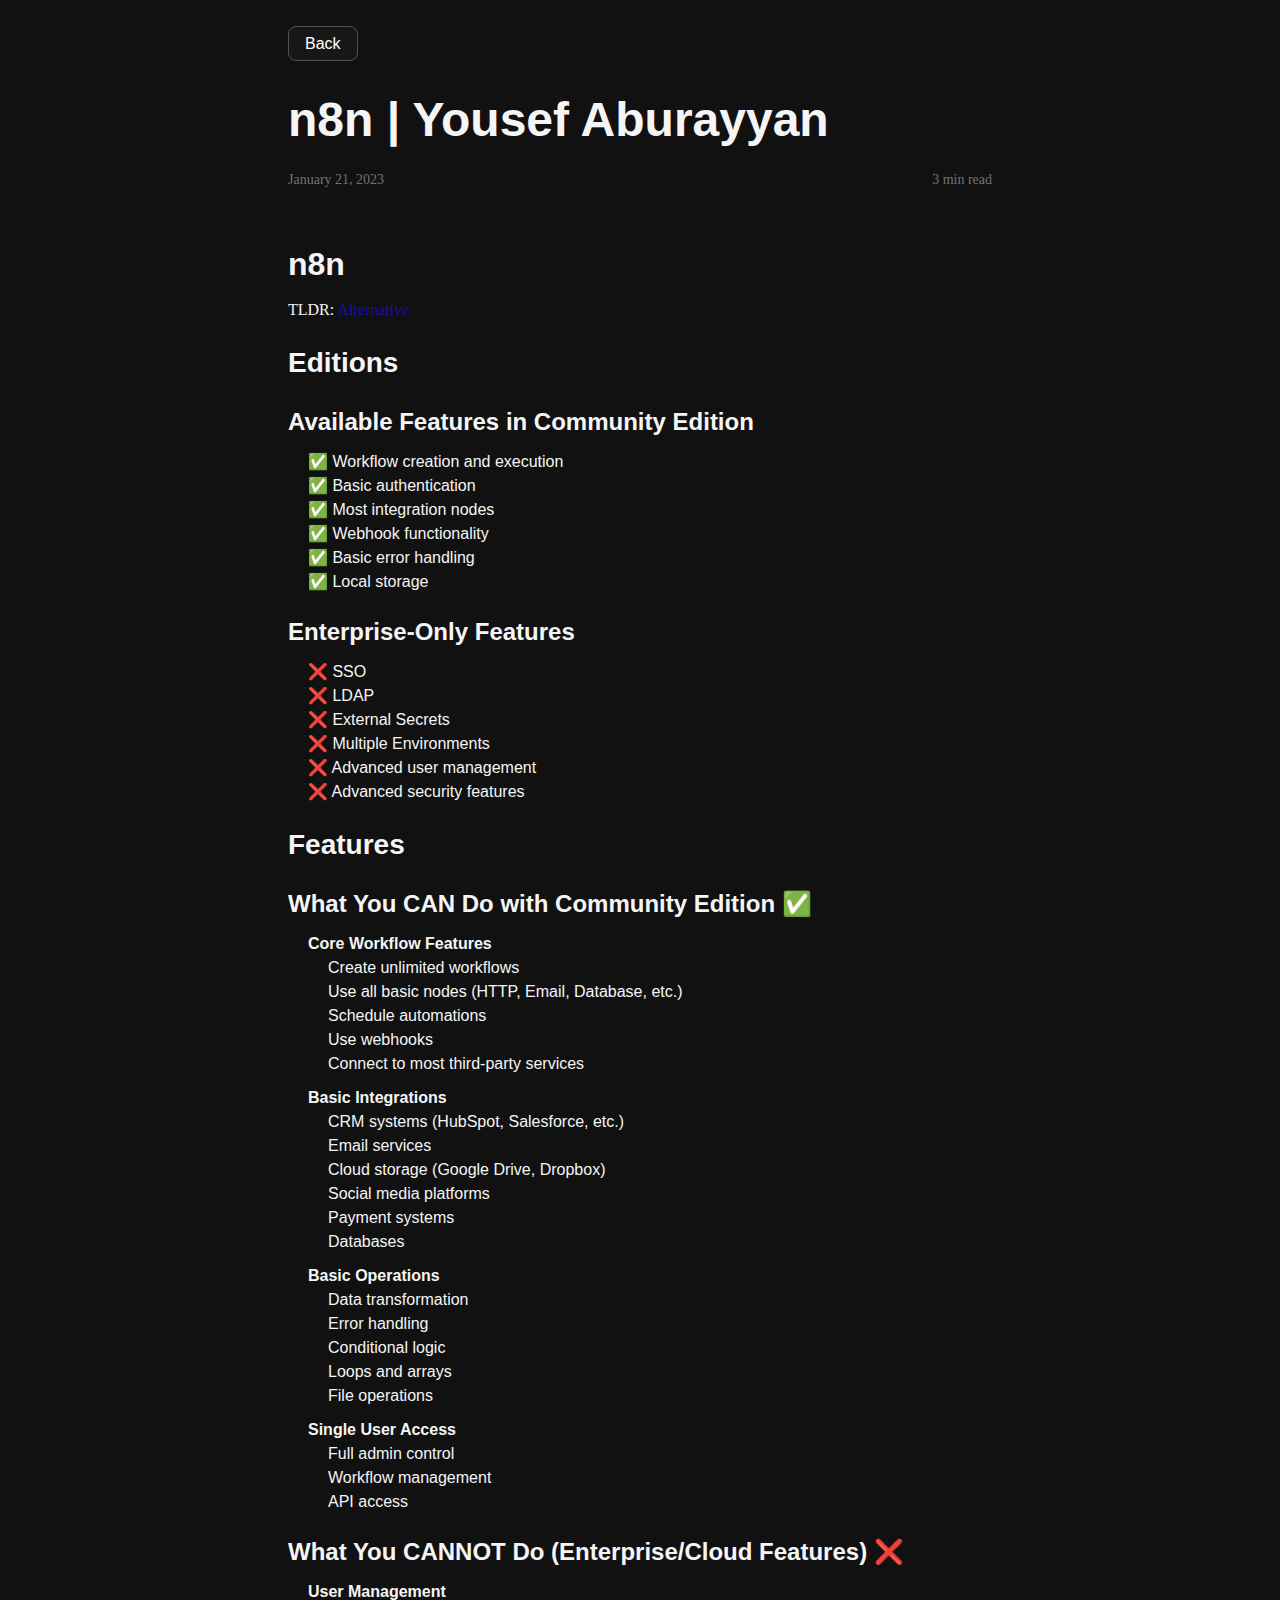
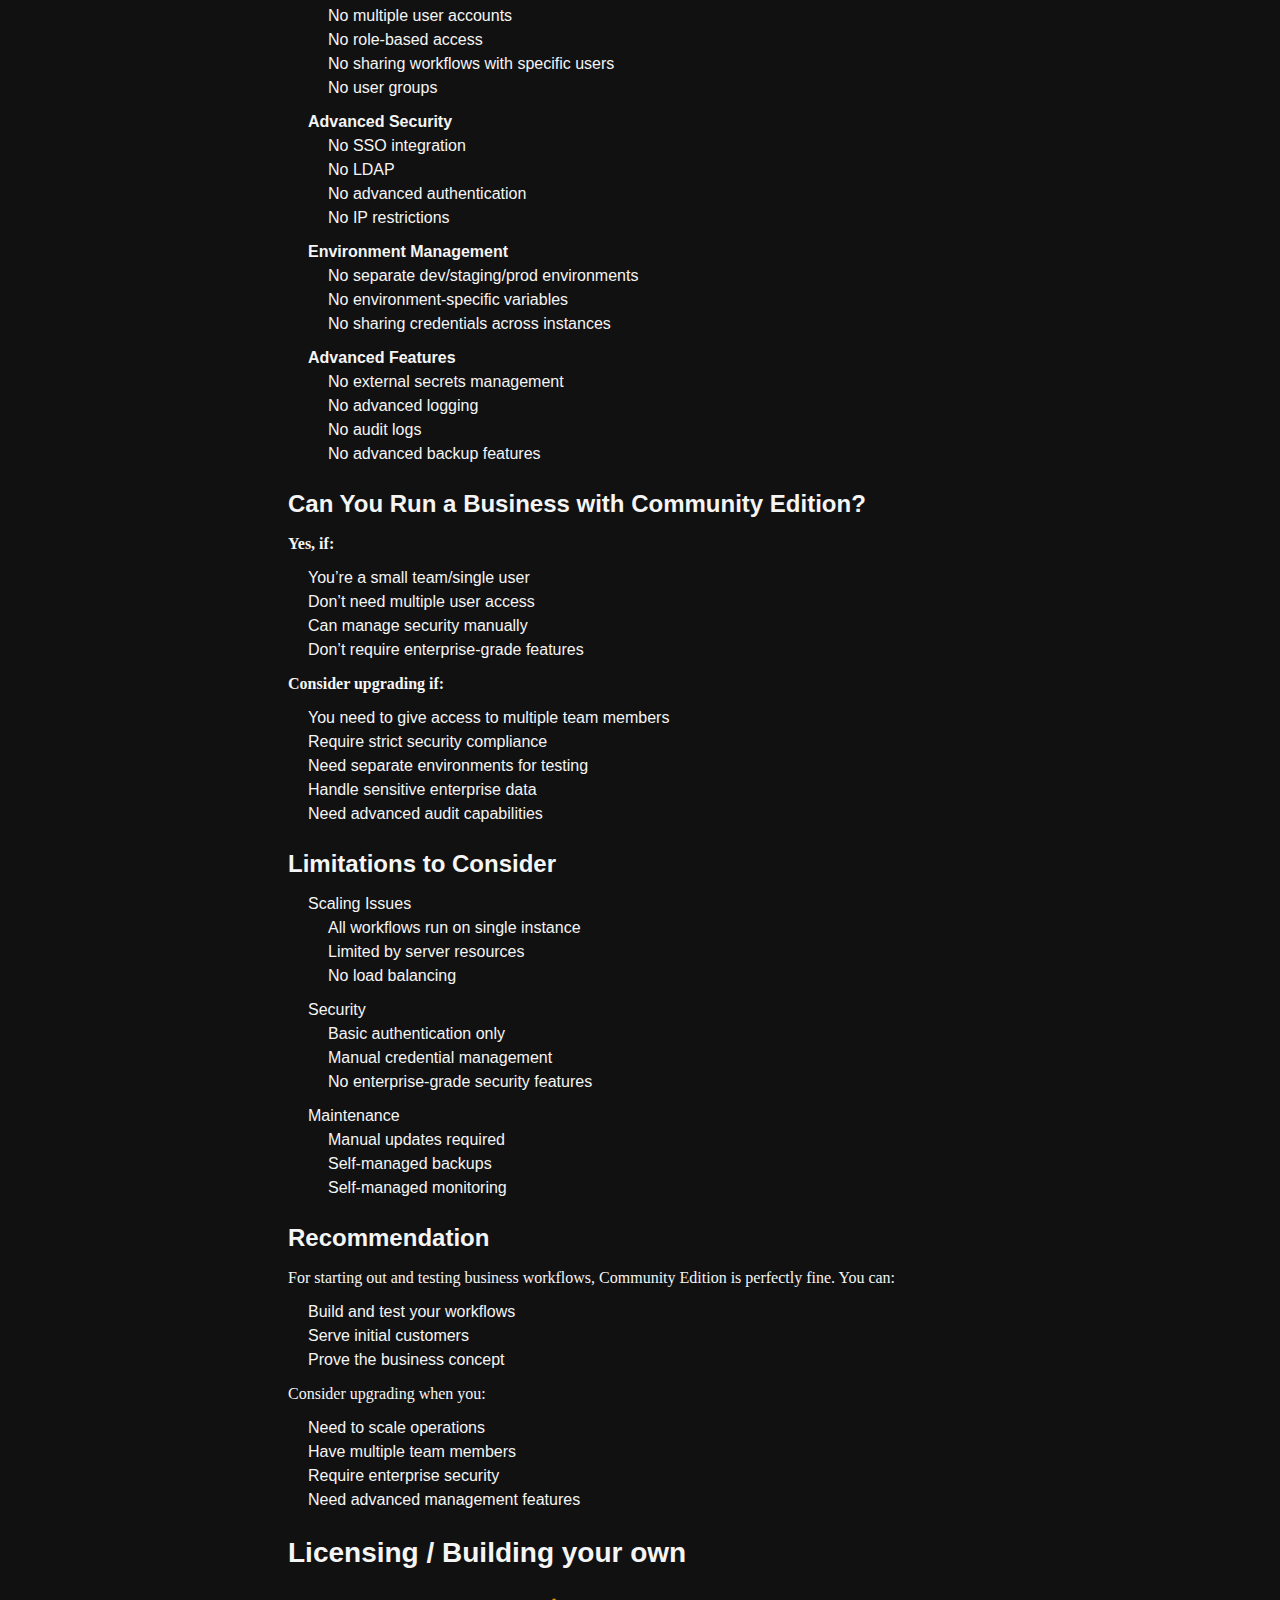
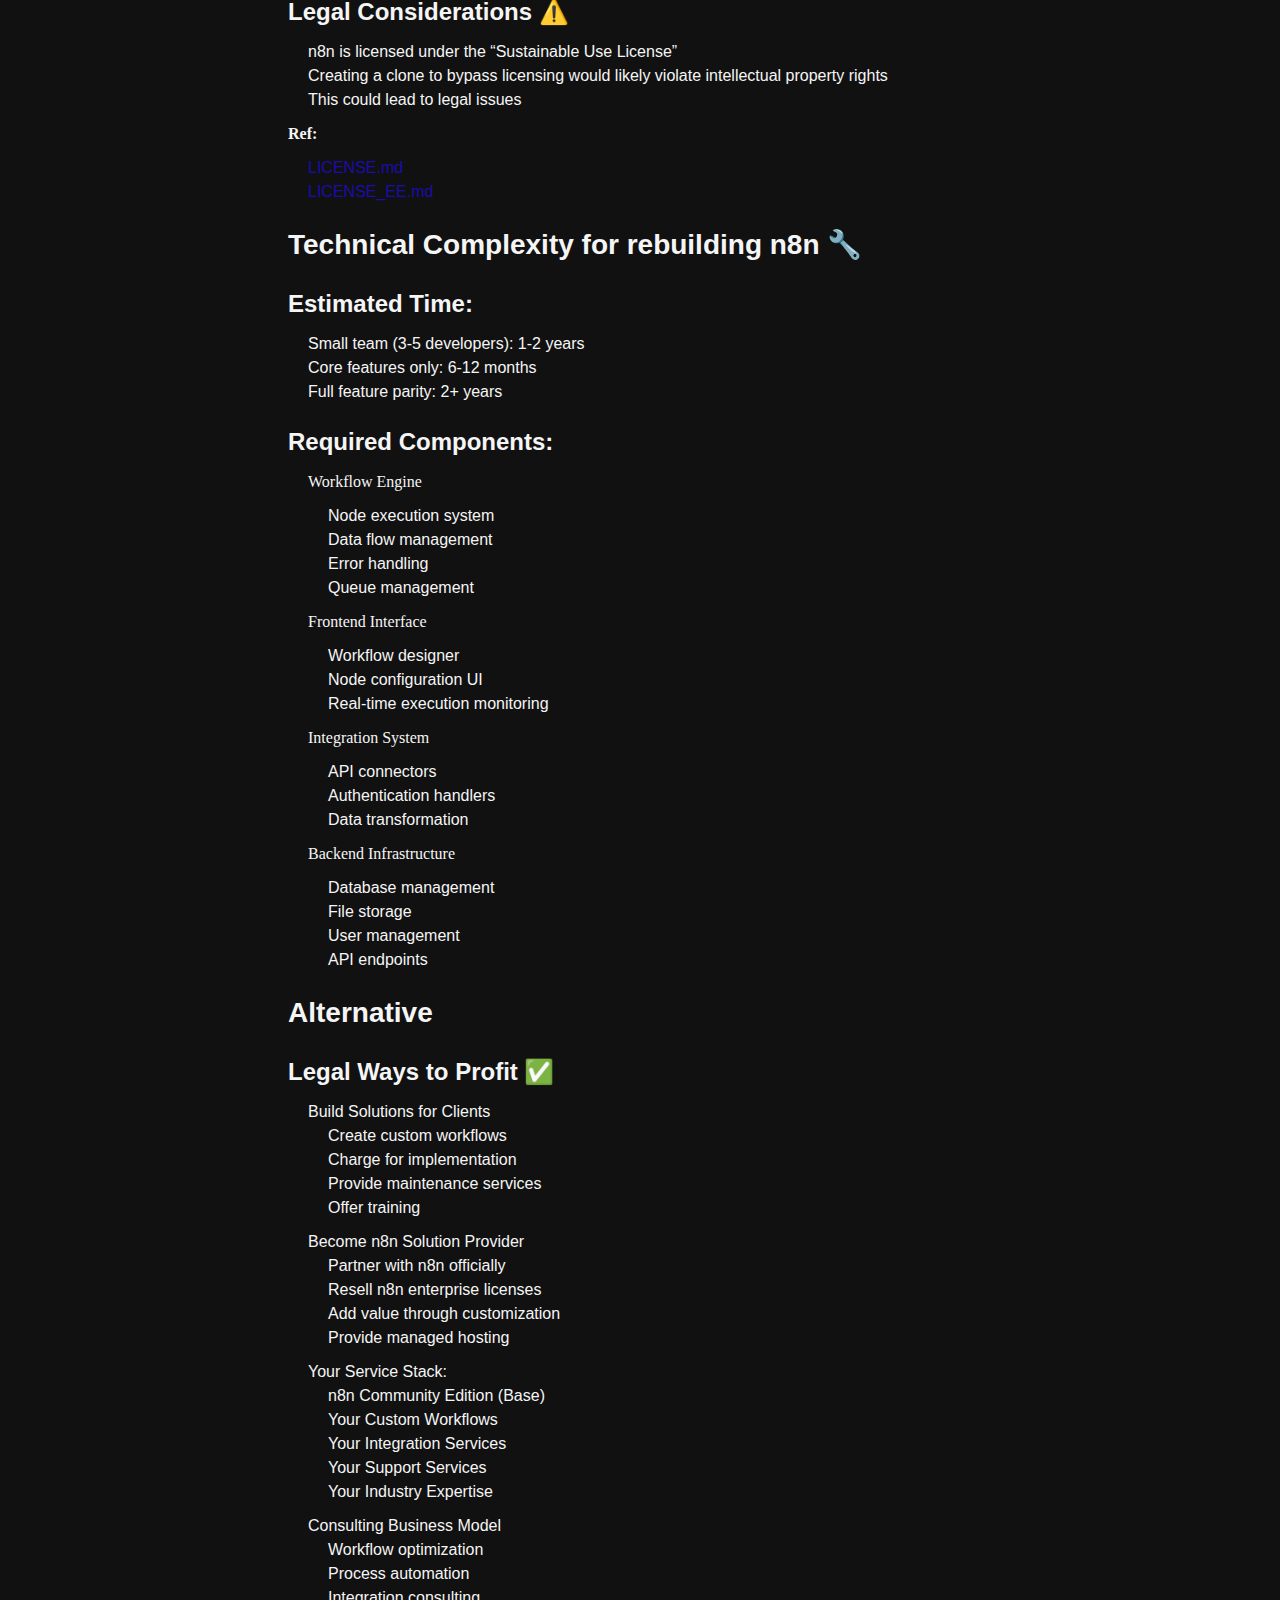
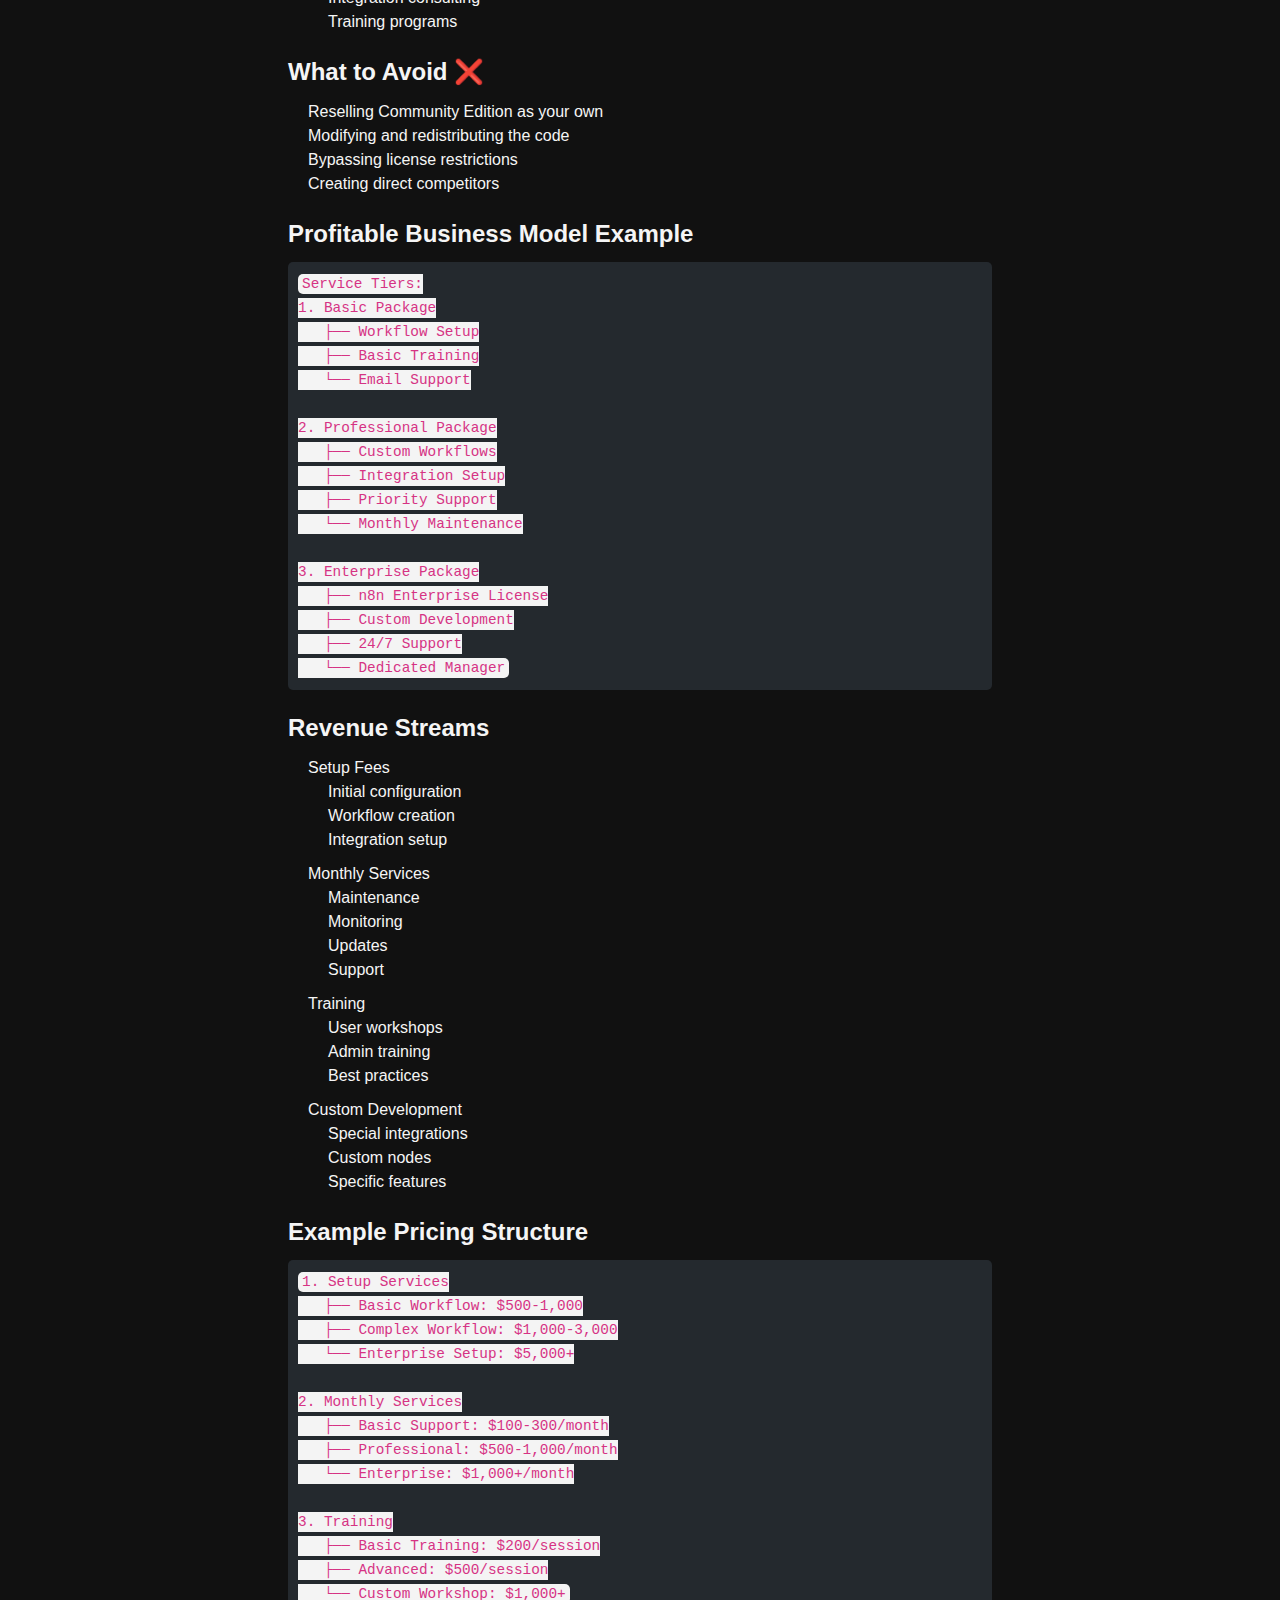
<file: blog/post1/index.html>
<!DOCTYPE html><html lang="en"> <head><meta charset="UTF-8"><meta name="viewport" content="width=device-width"><link rel="icon" type="image/x-icon" href="/favicon.ico"><meta name="generator" content="Astro v5.1.7"><title>n8n | Yousef Aburayyan</title><meta name="description" content="AI powered workflows"><meta name="robots" content="index, follow"><!-- Basic OG tags for sharing your website's content on platforms like Facebook and LinkedIn --><meta property="og:title" content="n8n | Yousef Aburayyan"><meta property="og:description" content="AI powered workflows"><meta property="og:type" content="website"><meta property="og:url" content="https://yousefra.github.io"><meta property="og:image" content="https://yousefra.github.io/og-image.png"><!-- Basic Twitter Card tags --><meta name="twitter:card" content="summary_large_image"><meta name="twitter:title" content="n8n | Yousef Aburayyan"><meta name="twitter:description" content="AI powered workflows"><meta name="twitter:image" content="https://yousefra.github.io/og-image.png"><link rel="preconnect" href="https://cdn.fontshare.com"><link rel="canonical" href="https://yousefra.github.io/blog/blog/post1"><script type="application/ld+json">{"@context":"http://schema.org","@type":"BlogPosting","mainEntityOfPage":{"@type":"WebPage","@id":"https://yousefra.github.io/blog/blog/post1"},"headline":"n8n | Yousef Aburayyan","description":"AI powered workflows","image":"https://yousefra.github.io/og-image.png","author":{"@type":"Person","name":"Yousef","url":"https://yousefra.github.io","sameAs":["https://www.linkedin.com/in/yousef-aburayyan/","https://github.com/yousefra"]},"publisher":{"@type":"Organization","name":"Yousef","logo":{"@type":"ImageObject","url":"https://yousefra.github.io/og-image.png"}},"datePublished":"2025-01-18T22:48:27.331Z","dateModified":"2025-01-18T22:48:27.331Z"}</script><link rel="stylesheet" href="/_astro/_id_.C9sGlp-g.css">
<style>h1,h2,h3,h4,h5,h6{margin-top:20px;margin-bottom:10px;font-weight:700}h1{font-size:32px}h2{font-size:28px}h3{font-size:24px}h4{font-size:20px}h5{font-size:18px}h6{font-size:16px}p{margin:0 0 10px}a{color:#1a0dab;text-decoration:none}a:hover{text-decoration:underline}ul,ol{margin-left:20px;margin-bottom:10px}blockquote{margin:20px 0;padding-left:15px;border-left:5px solid #ccc}pre,code{font-family:Courier New,monospace;background-color:#f4f4f4;border-radius:5px}pre{padding:10px;overflow-x:auto}code{padding:2px 4px;font-size:90%;color:#d63384}img{max-width:100%;height:auto}table{border-collapse:collapse;width:100%}th,td{text-align:left;padding:8px;border-bottom:1px solid #ddd}
@font-face{font-family:CabinetGrotesk;src:url(/fonts/CabinetGrotesk-Variable.ttf) format("truetype-variations");font-weight:400;font-style:normal;font-display:swap;font-weight:100 1000}@font-face{font-family:Satoshi;src:url(/fonts/Satoshi-Variable.ttf) format("truetype-variations");font-weight:400;font-style:normal;font-display:swap;font-weight:100 1000}body{margin:0;font-family:Satoshi,sans-serif;-webkit-font-smoothing:antialiased}h1,h2,h3,h4,h5,h6{font-family:Cabinet Grotesk,sans-serif}p{font-family:Satoshi}b{font-weight:700!important}
</style></head> <body class="bg-darkslate-700 flex flex-col justify-center items-center">   <main class="mx-auto max-w-3xl w-full h-screen p-8 text-neutral-100"> <a href="/blog" class="text-white bg-neutral-900 hover:bg-neutral-800 px-4 py-2 border-1 border-solid border-neutral-600 rounded-lg mb-8">Back</a> <div class="my-10"> <h1 class="text-5xl font-semibold">n8n | Yousef Aburayyan</h1> <div class="flex justify-between pt-4 text-gray-500 text-sm"> <p>January 21, 2023</p> <p>3 min read</p> </div> </div> <article class="prose prose-p:text-red-500 prose-slate prose-invert">  <h1 id="n8n">n8n</h1>
<p>TLDR: <a href="#alternative">Alternative</a></p>
<h2 id="editions">Editions</h2>
<h3 id="available-features-in-community-edition">Available Features in Community Edition</h3>
<ul>
<li>✅ Workflow creation and execution</li>
<li>✅ Basic authentication</li>
<li>✅ Most integration nodes</li>
<li>✅ Webhook functionality</li>
<li>✅ Basic error handling</li>
<li>✅ Local storage</li>
</ul>
<h3 id="enterprise-only-features">Enterprise-Only Features</h3>
<ul>
<li>❌ SSO</li>
<li>❌ LDAP</li>
<li>❌ External Secrets</li>
<li>❌ Multiple Environments</li>
<li>❌ Advanced user management</li>
<li>❌ Advanced security features</li>
</ul>
<h2 id="features">Features</h2>
<h3 id="what-you-can-do-with-community-edition">What You CAN Do with Community Edition ✅</h3>
<ol>
<li><strong>Core Workflow Features</strong>
<ul>
<li>Create unlimited workflows</li>
<li>Use all basic nodes (HTTP, Email, Database, etc.)</li>
<li>Schedule automations</li>
<li>Use webhooks</li>
<li>Connect to most third-party services</li>
</ul>
</li>
<li><strong>Basic Integrations</strong>
<ul>
<li>CRM systems (HubSpot, Salesforce, etc.)</li>
<li>Email services</li>
<li>Cloud storage (Google Drive, Dropbox)</li>
<li>Social media platforms</li>
<li>Payment systems</li>
<li>Databases</li>
</ul>
</li>
<li><strong>Basic Operations</strong>
<ul>
<li>Data transformation</li>
<li>Error handling</li>
<li>Conditional logic</li>
<li>Loops and arrays</li>
<li>File operations</li>
</ul>
</li>
<li><strong>Single User Access</strong>
<ul>
<li>Full admin control</li>
<li>Workflow management</li>
<li>API access</li>
</ul>
</li>
</ol>
<h3 id="what-you-cannot-do-enterprisecloud-features">What You CANNOT Do (Enterprise/Cloud Features) ❌</h3>
<ol>
<li><strong>User Management</strong>
<ul>
<li>No multiple user accounts</li>
<li>No role-based access</li>
<li>No sharing workflows with specific users</li>
<li>No user groups</li>
</ul>
</li>
<li><strong>Advanced Security</strong>
<ul>
<li>No SSO integration</li>
<li>No LDAP</li>
<li>No advanced authentication</li>
<li>No IP restrictions</li>
</ul>
</li>
<li><strong>Environment Management</strong>
<ul>
<li>No separate dev/staging/prod environments</li>
<li>No environment-specific variables</li>
<li>No sharing credentials across instances</li>
</ul>
</li>
<li><strong>Advanced Features</strong>
<ul>
<li>No external secrets management</li>
<li>No advanced logging</li>
<li>No audit logs</li>
<li>No advanced backup features</li>
</ul>
</li>
</ol>
<h3 id="can-you-run-a-business-with-community-edition">Can You Run a Business with Community Edition?</h3>
<p><strong>Yes, if:</strong></p>
<ol>
<li>You’re a small team/single user</li>
<li>Don’t need multiple user access</li>
<li>Can manage security manually</li>
<li>Don’t require enterprise-grade features</li>
</ol>
<p><strong>Consider upgrading if:</strong></p>
<ol>
<li>You need to give access to multiple team members</li>
<li>Require strict security compliance</li>
<li>Need separate environments for testing</li>
<li>Handle sensitive enterprise data</li>
<li>Need advanced audit capabilities</li>
</ol>
<h3 id="limitations-to-consider">Limitations to Consider</h3>
<ol>
<li>Scaling Issues
<ul>
<li>All workflows run on single instance</li>
<li>Limited by server resources</li>
<li>No load balancing</li>
</ul>
</li>
<li>Security
<ul>
<li>Basic authentication only</li>
<li>Manual credential management</li>
<li>No enterprise-grade security features</li>
</ul>
</li>
<li>Maintenance
<ul>
<li>Manual updates required</li>
<li>Self-managed backups</li>
<li>Self-managed monitoring</li>
</ul>
</li>
</ol>
<h3 id="recommendation">Recommendation</h3>
<p>For starting out and testing business workflows, Community Edition is perfectly fine. You can:</p>
<ol>
<li>Build and test your workflows</li>
<li>Serve initial customers</li>
<li>Prove the business concept</li>
</ol>
<p>Consider upgrading when you:</p>
<ol>
<li>Need to scale operations</li>
<li>Have multiple team members</li>
<li>Require enterprise security</li>
<li>Need advanced management features</li>
</ol>
<h2 id="licensing--building-your-own">Licensing / Building your own</h2>
<h3 id="legal-considerations-️">Legal Considerations ⚠️</h3>
<ul>
<li>n8n is licensed under the “Sustainable Use License”</li>
<li>Creating a clone to bypass licensing would likely violate intellectual property rights</li>
<li>This could lead to legal issues</li>
</ul>
<p><strong>Ref:</strong></p>
<ul>
<li><a href="https://github.com/n8n-io/n8n/blob/master/LICENSE.md">LICENSE.md</a></li>
<li><a href="https://github.com/n8n-io/n8n/blob/master/LICENSE_EE.md">LICENSE_EE.md</a></li>
</ul>
<h2 id="technical-complexity-for-rebuilding-n8n">Technical Complexity for rebuilding n8n 🔧</h2>
<h3 id="estimated-time">Estimated Time:</h3>
<ul>
<li>Small team (3-5 developers): 1-2 years</li>
<li>Core features only: 6-12 months</li>
<li>Full feature parity: 2+ years</li>
</ul>
<h3 id="required-components">Required Components:</h3>
<ol>
<li>
<p>Workflow Engine</p>
<ul>
<li>Node execution system</li>
<li>Data flow management</li>
<li>Error handling</li>
<li>Queue management</li>
</ul>
</li>
<li>
<p>Frontend Interface</p>
<ul>
<li>Workflow designer</li>
<li>Node configuration UI</li>
<li>Real-time execution monitoring</li>
</ul>
</li>
<li>
<p>Integration System</p>
<ul>
<li>API connectors</li>
<li>Authentication handlers</li>
<li>Data transformation</li>
</ul>
</li>
<li>
<p>Backend Infrastructure</p>
<ul>
<li>Database management</li>
<li>File storage</li>
<li>User management</li>
<li>API endpoints</li>
</ul>
</li>
</ol>
<h2 id="alternative">Alternative</h2>
<h3 id="legal-ways-to-profit">Legal Ways to Profit ✅</h3>
<ol>
<li>Build Solutions for Clients
<ul>
<li>Create custom workflows</li>
<li>Charge for implementation</li>
<li>Provide maintenance services</li>
<li>Offer training</li>
</ul>
</li>
<li>Become n8n Solution Provider
<ul>
<li>Partner with n8n officially</li>
<li>Resell n8n enterprise licenses</li>
<li>Add value through customization</li>
<li>Provide managed hosting</li>
</ul>
</li>
<li>Your Service Stack:
<ul>
<li>n8n Community Edition (Base)</li>
<li>Your Custom Workflows</li>
<li>Your Integration Services</li>
<li>Your Support Services</li>
<li>Your Industry Expertise</li>
</ul>
</li>
<li>Consulting Business Model
<ul>
<li>Workflow optimization</li>
<li>Process automation</li>
<li>Integration consulting</li>
<li>Training programs</li>
</ul>
</li>
</ol>
<h3 id="what-to-avoid">What to Avoid ❌</h3>
<ol>
<li>Reselling Community Edition as your own</li>
<li>Modifying and redistributing the code</li>
<li>Bypassing license restrictions</li>
<li>Creating direct competitors</li>
</ol>
<h3 id="profitable-business-model-example">Profitable Business Model Example</h3>
<pre class="astro-code github-dark" style="background-color:#24292e;color:#e1e4e8; overflow-x: auto;" tabindex="0" data-language="plaintext"><code><span class="line"><span>Service Tiers:</span></span>
<span class="line"><span>1. Basic Package</span></span>
<span class="line"><span>   ├── Workflow Setup</span></span>
<span class="line"><span>   ├── Basic Training</span></span>
<span class="line"><span>   └── Email Support</span></span>
<span class="line"><span></span></span>
<span class="line"><span>2. Professional Package</span></span>
<span class="line"><span>   ├── Custom Workflows</span></span>
<span class="line"><span>   ├── Integration Setup</span></span>
<span class="line"><span>   ├── Priority Support</span></span>
<span class="line"><span>   └── Monthly Maintenance</span></span>
<span class="line"><span></span></span>
<span class="line"><span>3. Enterprise Package</span></span>
<span class="line"><span>   ├── n8n Enterprise License</span></span>
<span class="line"><span>   ├── Custom Development</span></span>
<span class="line"><span>   ├── 24/7 Support</span></span>
<span class="line"><span>   └── Dedicated Manager</span></span></code></pre>
<h3 id="revenue-streams">Revenue Streams</h3>
<ol>
<li>Setup Fees
<ul>
<li>Initial configuration</li>
<li>Workflow creation</li>
<li>Integration setup</li>
</ul>
</li>
<li>Monthly Services
<ul>
<li>Maintenance</li>
<li>Monitoring</li>
<li>Updates</li>
<li>Support</li>
</ul>
</li>
<li>Training
<ul>
<li>User workshops</li>
<li>Admin training</li>
<li>Best practices</li>
</ul>
</li>
<li>Custom Development
<ul>
<li>Special integrations</li>
<li>Custom nodes</li>
<li>Specific features</li>
</ul>
</li>
</ol>
<h3 id="example-pricing-structure">Example Pricing Structure</h3>
<pre class="astro-code github-dark" style="background-color:#24292e;color:#e1e4e8; overflow-x: auto;" tabindex="0" data-language="plaintext"><code><span class="line"><span>1. Setup Services</span></span>
<span class="line"><span>   ├── Basic Workflow: $500-1,000</span></span>
<span class="line"><span>   ├── Complex Workflow: $1,000-3,000</span></span>
<span class="line"><span>   └── Enterprise Setup: $5,000+</span></span>
<span class="line"><span></span></span>
<span class="line"><span>2. Monthly Services</span></span>
<span class="line"><span>   ├── Basic Support: $100-300/month</span></span>
<span class="line"><span>   ├── Professional: $500-1,000/month</span></span>
<span class="line"><span>   └── Enterprise: $1,000+/month</span></span>
<span class="line"><span></span></span>
<span class="line"><span>3. Training</span></span>
<span class="line"><span>   ├── Basic Training: $200/session</span></span>
<span class="line"><span>   ├── Advanced: $500/session</span></span>
<span class="line"><span>   └── Custom Workshop: $1,000+</span></span></code></pre>  </article> </main>  </body></html>
</file>
<file: _astro/_id_.C9sGlp-g.css>
*,:before,:after{box-sizing:border-box;border-width:0;border-style:solid;border-color:var(--un-default-border-color, #e5e7eb)}:before,:after{--un-content: ""}html,:host{line-height:1.5;-webkit-text-size-adjust:100%;-moz-tab-size:4;tab-size:4;font-family:ui-sans-serif,system-ui,sans-serif,"Apple Color Emoji","Segoe UI Emoji",Segoe UI Symbol,"Noto Color Emoji";font-feature-settings:normal;font-variation-settings:normal;-webkit-tap-highlight-color:transparent}body{margin:0;line-height:inherit}hr{height:0;color:inherit;border-top-width:1px}abbr:where([title]){text-decoration:underline dotted}h1,h2,h3,h4,h5,h6{font-size:inherit;font-weight:inherit}a{color:inherit;text-decoration:inherit}b,strong{font-weight:bolder}code,kbd,samp,pre{font-family:ui-monospace,SFMono-Regular,Menlo,Monaco,Consolas,Liberation Mono,Courier New,monospace;font-feature-settings:normal;font-variation-settings:normal;font-size:1em}small{font-size:80%}sub,sup{font-size:75%;line-height:0;position:relative;vertical-align:baseline}sub{bottom:-.25em}sup{top:-.5em}table{text-indent:0;border-color:inherit;border-collapse:collapse}button,input,optgroup,select,textarea{font-family:inherit;font-feature-settings:inherit;font-variation-settings:inherit;font-size:100%;font-weight:inherit;line-height:inherit;color:inherit;margin:0;padding:0}button,select{text-transform:none}button,[type=button],[type=reset],[type=submit]{-webkit-appearance:button;background-color:transparent;background-image:none}:-moz-focusring{outline:auto}:-moz-ui-invalid{box-shadow:none}progress{vertical-align:baseline}::-webkit-inner-spin-button,::-webkit-outer-spin-button{height:auto}[type=search]{-webkit-appearance:textfield;outline-offset:-2px}::-webkit-search-decoration{-webkit-appearance:none}::-webkit-file-upload-button{-webkit-appearance:button;font:inherit}summary{display:list-item}blockquote,dl,dd,h1,h2,h3,h4,h5,h6,hr,figure,p,pre{margin:0}fieldset{margin:0;padding:0}legend{padding:0}ol,ul,menu{list-style:none;margin:0;padding:0}dialog{padding:0}textarea{resize:vertical}input::placeholder,textarea::placeholder{opacity:1;color:#9ca3af}button,[role=button]{cursor:pointer}:disabled{cursor:default}img,svg,video,canvas,audio,iframe,embed,object{display:block;vertical-align:middle}img,video{max-width:100%;height:auto}[hidden]:where(:not([hidden=until-found])){display:none}*,:before,:after{--un-rotate:0;--un-rotate-x:0;--un-rotate-y:0;--un-rotate-z:0;--un-scale-x:1;--un-scale-y:1;--un-scale-z:1;--un-skew-x:0;--un-skew-y:0;--un-translate-x:0;--un-translate-y:0;--un-translate-z:0;--un-pan-x: ;--un-pan-y: ;--un-pinch-zoom: ;--un-scroll-snap-strictness:proximity;--un-ordinal: ;--un-slashed-zero: ;--un-numeric-figure: ;--un-numeric-spacing: ;--un-numeric-fraction: ;--un-border-spacing-x:0;--un-border-spacing-y:0;--un-ring-offset-shadow:0 0 rgb(0 0 0 / 0);--un-ring-shadow:0 0 rgb(0 0 0 / 0);--un-shadow-inset: ;--un-shadow:0 0 rgb(0 0 0 / 0);--un-ring-inset: ;--un-ring-offset-width:0px;--un-ring-offset-color:#fff;--un-ring-width:0px;--un-ring-color:rgb(147 197 253 / .5);--un-blur: ;--un-brightness: ;--un-contrast: ;--un-drop-shadow: ;--un-grayscale: ;--un-hue-rotate: ;--un-invert: ;--un-saturate: ;--un-sepia: ;--un-backdrop-blur: ;--un-backdrop-brightness: ;--un-backdrop-contrast: ;--un-backdrop-grayscale: ;--un-backdrop-hue-rotate: ;--un-backdrop-invert: ;--un-backdrop-opacity: ;--un-backdrop-saturate: ;--un-backdrop-sepia: }::backdrop{--un-rotate:0;--un-rotate-x:0;--un-rotate-y:0;--un-rotate-z:0;--un-scale-x:1;--un-scale-y:1;--un-scale-z:1;--un-skew-x:0;--un-skew-y:0;--un-translate-x:0;--un-translate-y:0;--un-translate-z:0;--un-pan-x: ;--un-pan-y: ;--un-pinch-zoom: ;--un-scroll-snap-strictness:proximity;--un-ordinal: ;--un-slashed-zero: ;--un-numeric-figure: ;--un-numeric-spacing: ;--un-numeric-fraction: ;--un-border-spacing-x:0;--un-border-spacing-y:0;--un-ring-offset-shadow:0 0 rgb(0 0 0 / 0);--un-ring-shadow:0 0 rgb(0 0 0 / 0);--un-shadow-inset: ;--un-shadow:0 0 rgb(0 0 0 / 0);--un-ring-inset: ;--un-ring-offset-width:0px;--un-ring-offset-color:#fff;--un-ring-width:0px;--un-ring-color:rgb(147 197 253 / .5);--un-blur: ;--un-brightness: ;--un-contrast: ;--un-drop-shadow: ;--un-grayscale: ;--un-hue-rotate: ;--un-invert: ;--un-saturate: ;--un-sepia: ;--un-backdrop-blur: ;--un-backdrop-brightness: ;--un-backdrop-contrast: ;--un-backdrop-grayscale: ;--un-backdrop-hue-rotate: ;--un-backdrop-invert: ;--un-backdrop-opacity: ;--un-backdrop-saturate: ;--un-backdrop-sepia: }@font-face{font-family:Cabinet Grotesk;src:url(//cdn.fontshare.com/wf/J2PZYZURCR7HNQKXCZ4VXYA3K5FFCCLT/PZSZLWHMBCE7FFGOUYDEU33FAESUMA3X/JFDL5FBAQ2WMYL3LGKSCZKAIFCS2UQ63.woff2) format("woff2"),url(//cdn.fontshare.com/wf/J2PZYZURCR7HNQKXCZ4VXYA3K5FFCCLT/PZSZLWHMBCE7FFGOUYDEU33FAESUMA3X/JFDL5FBAQ2WMYL3LGKSCZKAIFCS2UQ63.woff) format("woff"),url(//cdn.fontshare.com/wf/J2PZYZURCR7HNQKXCZ4VXYA3K5FFCCLT/PZSZLWHMBCE7FFGOUYDEU33FAESUMA3X/JFDL5FBAQ2WMYL3LGKSCZKAIFCS2UQ63.ttf) format("truetype");font-weight:100 900;font-display:swap;font-style:normal}@font-face{font-family:Satoshi;src:url(//cdn.fontshare.com/wf/NWBQYJIM7GCZ5XWD7D26ARB3VDY55ZRT/K63EV2KZIGKLE7RANQ2U42S6SVHU5RJ7/X6XYTKIVDUW7GZTZPZNN4EUM5KH54KHF.woff2) format("woff2"),url(//cdn.fontshare.com/wf/NWBQYJIM7GCZ5XWD7D26ARB3VDY55ZRT/K63EV2KZIGKLE7RANQ2U42S6SVHU5RJ7/X6XYTKIVDUW7GZTZPZNN4EUM5KH54KHF.woff) format("woff"),url(//cdn.fontshare.com/wf/NWBQYJIM7GCZ5XWD7D26ARB3VDY55ZRT/K63EV2KZIGKLE7RANQ2U42S6SVHU5RJ7/X6XYTKIVDUW7GZTZPZNN4EUM5KH54KHF.ttf) format("truetype");font-weight:300 900;font-display:swap;font-style:normal}@font-face{font-family:Zodiak;src:url(//cdn.fontshare.com/wf/UDGW4K5KDO2WNP2256GU5CP7HQDVADLQ/LML445TYWQT7TRPDYZPCIVB3BJWX7NTD/2O5TXCJMYUDHI5FO6N4PXN6WNROSBHNU.woff2) format("woff2"),url(//cdn.fontshare.com/wf/UDGW4K5KDO2WNP2256GU5CP7HQDVADLQ/LML445TYWQT7TRPDYZPCIVB3BJWX7NTD/2O5TXCJMYUDHI5FO6N4PXN6WNROSBHNU.woff) format("woff"),url(//cdn.fontshare.com/wf/UDGW4K5KDO2WNP2256GU5CP7HQDVADLQ/LML445TYWQT7TRPDYZPCIVB3BJWX7NTD/2O5TXCJMYUDHI5FO6N4PXN6WNROSBHNU.ttf) format("truetype");font-weight:100 900;font-display:swap;font-style:normal}.first-container:first-child{width:100%}@media (min-width: 640px){.first-container:first-child{max-width:640px}}@media (min-width: 768px){.first-container:first-child{max-width:768px}}@media (min-width: 1024px){.first-container:first-child{max-width:1024px}}@media (min-width: 1280px){.first-container:first-child{max-width:1280px}}@media (min-width: 1536px){.first-container:first-child{max-width:1536px}}.sr-only{position:absolute;width:1px;height:1px;padding:0;margin:-1px;overflow:hidden;clip:rect(0,0,0,0);white-space:nowrap;border-width:0}.pointer-events-none{pointer-events:none}.visible{visibility:visible}.absolute{position:absolute}.fixed{position:fixed}.relative{position:relative}.sticky{position:sticky}.after\:absolute:after{position:absolute}.inset-0{inset:0}.bottom-\[-20px\]{bottom:-20px}.bottom-0{bottom:0}.left-0{left:0}.left-1\/2{left:50%}.left-10{left:2.5rem}.left-4{left:1rem}.right-\[-110px\]{right:-110px}.right-0{right:0}.top-0{top:0}.top-10{top:2.5rem}.top-4{top:1rem}.top-6{top:1.5rem}.after\:-bottom-2:after{bottom:-.5rem}.after\:left-1\/2:after{left:50%}.-z-10{z-index:-10}.z-\[-1\]{z-index:-1}.z-10{z-index:10}.z-20{z-index:20}.z-40{z-index:40}.z-50{z-index:50}.after\:z-20:after{z-index:20}.grid{display:grid}.col-span-1{grid-column:span 1/span 1}.grid-cols-1{grid-template-columns:repeat(1,minmax(0,1fr))}.float-right{float:right}.m-0{margin:0}.m-auto{margin:auto}.mx-auto{margin-left:auto;margin-right:auto}.my{margin-top:1rem;margin-bottom:1rem}.my-0{margin-top:0;margin-bottom:0}.my-10{margin-top:2.5rem;margin-bottom:2.5rem}.my-2{margin-top:.5rem;margin-bottom:.5rem}.mb-2{margin-bottom:.5rem}.mb-4{margin-bottom:1rem}.mb-6{margin-bottom:1.5rem}.mb-8{margin-bottom:2rem}.me{margin-inline-end:1rem}.mt-1{margin-top:.25rem}.mt-4{margin-top:1rem}.\!inline{display:inline!important}.inline{display:inline}.after\:block:after{display:block}.inline-block{display:inline-block}.hidden{display:none}.h-\[calc\(100\%-28px\)\]{height:calc(100% - 28px)}.h-3,.h3{height:.75rem}.h-6,.h6{height:1.5rem}.h-fit{height:fit-content}.h-full{height:100%}.h-max{height:max-content}.h-screen{height:100vh}.h1{height:.25rem}.h2{height:.5rem}.h4{height:1rem}.h5{height:1.25rem}.max-h-\[300px\]{max-height:300px}.max-h-\[50px\]{max-height:50px}.max-h-\[70px\]{max-height:70px}.max-w-3xl{max-width:48rem}.max-w-6xl{max-width:72rem}.w-3{width:.75rem}.w-50{width:12.5rem}.w-auto{width:auto}.w-fit{width:fit-content}.w-full{width:100%}.w-max{width:max-content}.w-screen{width:100vw}.after\:h-4:after{height:1rem}.after\:w-4:after{width:1rem}.flex{display:flex}.inline-flex{display:inline-flex}.flex-1{flex:1 1 0%}.flex-none{flex:none}.flex-col{flex-direction:column}.table{display:table}.border-collapse{border-collapse:collapse}.perspective-1200{-webkit-perspective:1200px;perspective:1200px}.-translate-x-1\/2{--un-translate-x:-50%;transform:translate(var(--un-translate-x)) translateY(var(--un-translate-y)) translateZ(var(--un-translate-z)) rotate(var(--un-rotate)) rotateX(var(--un-rotate-x)) rotateY(var(--un-rotate-y)) rotate(var(--un-rotate-z)) skew(var(--un-skew-x)) skewY(var(--un-skew-y)) scaleX(var(--un-scale-x)) scaleY(var(--un-scale-y)) scaleZ(var(--un-scale-z))}.-translate-y-24{--un-translate-y:-6rem;transform:translate(var(--un-translate-x)) translateY(var(--un-translate-y)) translateZ(var(--un-translate-z)) rotate(var(--un-rotate)) rotateX(var(--un-rotate-x)) rotateY(var(--un-rotate-y)) rotate(var(--un-rotate-z)) skew(var(--un-skew-x)) skewY(var(--un-skew-y)) scaleX(var(--un-scale-x)) scaleY(var(--un-scale-y)) scaleZ(var(--un-scale-z))}.group:hover .group-hover\:-translate-y-1{--un-translate-y:-.25rem;transform:translate(var(--un-translate-x)) translateY(var(--un-translate-y)) translateZ(var(--un-translate-z)) rotate(var(--un-rotate)) rotateX(var(--un-rotate-x)) rotateY(var(--un-rotate-y)) rotate(var(--un-rotate-z)) skew(var(--un-skew-x)) skewY(var(--un-skew-y)) scaleX(var(--un-scale-x)) scaleY(var(--un-scale-y)) scaleZ(var(--un-scale-z))}.group:hover .group-hover\:translate-x-1{--un-translate-x:.25rem;transform:translate(var(--un-translate-x)) translateY(var(--un-translate-y)) translateZ(var(--un-translate-z)) rotate(var(--un-rotate)) rotateX(var(--un-rotate-x)) rotateY(var(--un-rotate-y)) rotate(var(--un-rotate-z)) skew(var(--un-skew-x)) skewY(var(--un-skew-y)) scaleX(var(--un-scale-x)) scaleY(var(--un-scale-y)) scaleZ(var(--un-scale-z))}.active\:translate-x-\[3px\]:active{--un-translate-x:3px;transform:translate(var(--un-translate-x)) translateY(var(--un-translate-y)) translateZ(var(--un-translate-z)) rotate(var(--un-rotate)) rotateX(var(--un-rotate-x)) rotateY(var(--un-rotate-y)) rotate(var(--un-rotate-z)) skew(var(--un-skew-x)) skewY(var(--un-skew-y)) scaleX(var(--un-scale-x)) scaleY(var(--un-scale-y)) scaleZ(var(--un-scale-z))}.active\:translate-y-\[3px\]:active{--un-translate-y:3px;transform:translate(var(--un-translate-x)) translateY(var(--un-translate-y)) translateZ(var(--un-translate-z)) rotate(var(--un-rotate)) rotateX(var(--un-rotate-x)) rotateY(var(--un-rotate-y)) rotate(var(--un-rotate-z)) skew(var(--un-skew-x)) skewY(var(--un-skew-y)) scaleX(var(--un-scale-x)) scaleY(var(--un-scale-y)) scaleZ(var(--un-scale-z))}.after\:-translate-x-1\/2:after{--un-translate-x:-50%;transform:translate(var(--un-translate-x)) translateY(var(--un-translate-y)) translateZ(var(--un-translate-z)) rotate(var(--un-rotate)) rotateX(var(--un-rotate-x)) rotateY(var(--un-rotate-y)) rotate(var(--un-rotate-z)) skew(var(--un-skew-x)) skewY(var(--un-skew-y)) scaleX(var(--un-scale-x)) scaleY(var(--un-scale-y)) scaleZ(var(--un-scale-z))}.after\:rotate-45:after{--un-rotate-x:0;--un-rotate-y:0;--un-rotate-z:0;--un-rotate:45deg;transform:translate(var(--un-translate-x)) translateY(var(--un-translate-y)) translateZ(var(--un-translate-z)) rotate(var(--un-rotate)) rotateX(var(--un-rotate-x)) rotateY(var(--un-rotate-y)) rotate(var(--un-rotate-z)) skew(var(--un-skew-x)) skewY(var(--un-skew-y)) scaleX(var(--un-scale-x)) scaleY(var(--un-scale-y)) scaleZ(var(--un-scale-z))}.transform{transform:translate(var(--un-translate-x)) translateY(var(--un-translate-y)) translateZ(var(--un-translate-z)) rotate(var(--un-rotate)) rotateX(var(--un-rotate-x)) rotateY(var(--un-rotate-y)) rotate(var(--un-rotate-z)) skew(var(--un-skew-x)) skewY(var(--un-skew-y)) scaleX(var(--un-scale-x)) scaleY(var(--un-scale-y)) scaleZ(var(--un-scale-z))}@keyframes ping{0%{transform:scale(1);opacity:1}75%,to{transform:scale(2);opacity:0}}.animate-ping{animation:ping 1s cubic-bezier(0,0,.2,1) infinite}.cursor-pointer{cursor:pointer}.select-none{-webkit-user-select:none;user-select:none}.resize{resize:both}.list-disc{list-style-type:disc}.list-inside{list-style-position:inside}.list-none{list-style-type:none}.items-start{align-items:flex-start}.items-center{align-items:center}.justify-start{justify-content:flex-start}.justify-center{justify-content:center}.justify-between{justify-content:space-between}.justify-evenly{justify-content:space-evenly}.gap-2{gap:.5rem}.gap-4{gap:1rem}.gap-5{gap:1.25rem}.gap-6{gap:1.5rem}.overflow-hidden{overflow:hidden}.whitespace-normal{white-space:normal}.whitespace-nowrap{white-space:nowrap}.b,.border,.border-1{border-width:1px}.border-b-1{border-bottom-width:1px}.border-darkslate-100{--un-border-opacity:1;border-color:rgb(44 44 44 / var(--un-border-opacity))}.border-neutral-600{--un-border-opacity:1;border-color:rgb(82 82 82 / var(--un-border-opacity))}.border-primary-500,.hover\:border-primary-500:hover{--un-border-opacity:1;border-color:rgb(230 57 70 / var(--un-border-opacity))}.border-b-neutral-400{--un-border-opacity:1;--un-border-bottom-opacity:var(--un-border-opacity);border-bottom-color:rgb(163 163 163 / var(--un-border-bottom-opacity))}.rounded{border-radius:.25rem}.rounded-full{border-radius:9999px}.rounded-lg{border-radius:.5rem}.border-dashed{border-style:dashed}.border-solid{border-style:solid}.bg-\[\#101018\]{--un-bg-opacity:1;background-color:rgb(16 16 24 / var(--un-bg-opacity))}.bg-black{--un-bg-opacity:1;background-color:rgb(0 0 0 / var(--un-bg-opacity))}.bg-darkslate-500,.bg-gray-900,.bg-neutral-900{--un-bg-opacity:1;background-color:rgb(23 23 23 / var(--un-bg-opacity))}.bg-darkslate-700{--un-bg-opacity:1;background-color:rgb(17 17 17 / var(--un-bg-opacity))}.bg-green-400{--un-bg-opacity:1;background-color:rgb(74 222 128 / var(--un-bg-opacity))}.bg-green-500{--un-bg-opacity:1;background-color:rgb(34 197 94 / var(--un-bg-opacity))}.hover\:bg-neutral-800:hover{--un-bg-opacity:1;background-color:rgb(38 38 38 / var(--un-bg-opacity))}.after\:bg-black:after{--un-bg-opacity:1;background-color:rgb(0 0 0 / var(--un-bg-opacity))}.p-2{padding:.5rem}.p-4{padding:1rem}.p-6{padding:1.5rem}.p-8{padding:2rem}.px,.px-4{padding-left:1rem;padding-right:1rem}.px-5{padding-left:1.25rem;padding-right:1.25rem}.py-2{padding-top:.5rem;padding-bottom:.5rem}.pl-5{padding-left:1.25rem}.pt-4{padding-top:1rem}.text-center{text-align:center}.text-right{text-align:right}.align-start{vertical-align:top}.text-2xl{font-size:1.5rem;line-height:2rem}.text-3xl{font-size:1.875rem;line-height:2.25rem}.text-4xl{font-size:2.25rem;line-height:2.5rem}.text-5xl{font-size:3rem;line-height:1}.text-base{font-size:1rem;line-height:1.5rem}.text-lg{font-size:1.125rem;line-height:1.75rem}.text-sm{font-size:.875rem;line-height:1.25rem}.text-xl{font-size:1.25rem;line-height:1.75rem}.text-xs{font-size:.75rem;line-height:1rem}.text-gray-200{--un-text-opacity:1;color:rgb(229 229 229 / var(--un-text-opacity))}.text-gray-500{--un-text-opacity:1;color:rgb(115 115 115 / var(--un-text-opacity))}.text-neutral-100{--un-text-opacity:1;color:rgb(245 245 245 / var(--un-text-opacity))}.text-neutral-300{--un-text-opacity:1;color:rgb(212 212 212 / var(--un-text-opacity))}.text-neutral-50{--un-text-opacity:1;color:rgb(250 250 250 / var(--un-text-opacity))}.text-neutral-900{--un-text-opacity:1;color:rgb(23 23 23 / var(--un-text-opacity))}.text-red-500{--un-text-opacity:1;color:rgb(239 68 68 / var(--un-text-opacity))}.text-white{--un-text-opacity:1;color:rgb(255 255 255 / var(--un-text-opacity))}.group:hover .group-hover\:text-primary-500{--un-text-opacity:1;color:rgb(230 57 70 / var(--un-text-opacity))}.hover\:text-neutral-400:hover{--un-text-opacity:1;color:rgb(163 163 163 / var(--un-text-opacity))}.hover\:text-primary-500:hover{--un-text-opacity:1;color:rgb(230 57 70 / var(--un-text-opacity))}.font-black{font-weight:900}.font-bold{font-weight:700}.font-light{font-weight:300}.font-medium{font-weight:500}.font-semibold{font-weight:600}.font-serif{font-family:Zodiak,ui-serif,Georgia,Cambria,Times New Roman,Times,serif}.uppercase{text-transform:uppercase}.tabular-nums{--un-numeric-spacing:tabular-nums;font-variant-numeric:var(--un-ordinal) var(--un-slashed-zero) var(--un-numeric-figure) var(--un-numeric-spacing) var(--un-numeric-fraction)}.underline{text-decoration-line:underline}.decoration-none{text-decoration:none}.antialiased{-webkit-font-smoothing:antialiased;-moz-osx-font-smoothing:grayscale}.tab{-moz-tab-size:4;-o-tab-size:4;tab-size:4}.opacity-50{opacity:.5}.opacity-75{opacity:.75}.shadow-custom{--un-shadow:2px 2px 0 var(--un-shadow-color);box-shadow:var(--un-ring-offset-shadow),var(--un-ring-shadow),var(--un-shadow)}.shadow-lg{--un-shadow:var(--un-shadow-inset) 0 10px 15px -3px var(--un-shadow-color, rgb(0 0 0 / .1)),var(--un-shadow-inset) 0 4px 6px -4px var(--un-shadow-color, rgb(0 0 0 / .1));box-shadow:var(--un-ring-offset-shadow),var(--un-ring-shadow),var(--un-shadow)}.shadow-primary-500{--un-shadow-opacity:1;--un-shadow-color:rgb(230 57 70 / var(--un-shadow-opacity)) }.active\:shadow-none:active{--un-shadow:0 0 var(--un-shadow-color, rgb(0 0 0 / 0));box-shadow:var(--un-ring-offset-shadow),var(--un-ring-shadow),var(--un-shadow)}.after\:shadow-custom:after{--un-shadow:2px 2px 0 var(--un-shadow-color);box-shadow:var(--un-ring-offset-shadow),var(--un-ring-shadow),var(--un-shadow)}.after\:shadow-primary-500:after{--un-shadow-opacity:1;--un-shadow-color:rgb(230 57 70 / var(--un-shadow-opacity)) }.outline{outline-style:solid}.filter{filter:var(--un-blur) var(--un-brightness) var(--un-contrast) var(--un-drop-shadow) var(--un-grayscale) var(--un-hue-rotate) var(--un-invert) var(--un-saturate) var(--un-sepia)}.transition{transition-property:color,background-color,border-color,text-decoration-color,fill,stroke,opacity,box-shadow,transform,filter,backdrop-filter;transition-timing-function:cubic-bezier(.4,0,.2,1);transition-duration:.15s}.transition-colors{transition-property:color,background-color,border-color,text-decoration-color,fill,stroke;transition-timing-function:cubic-bezier(.4,0,.2,1);transition-duration:.15s}.transition-transform{transition-property:transform;transition-timing-function:cubic-bezier(.4,0,.2,1);transition-duration:.15s}.duration-100{transition-duration:.1s}.duration-75{transition-duration:75ms}.ease,.ease-in-out{transition-timing-function:cubic-bezier(.4,0,.2,1)}.ease-out{transition-timing-function:cubic-bezier(0,0,.2,1)}.after\:content-\[\'\'\]:after{content:""}@media (min-width: 640px){.sm\:h-auto{height:auto}.sm\:gap-2{gap:.5rem}.sm\:p-4{padding:1rem}}@media (min-width: 768px){.md\:relative{position:relative}.md\:bottom-auto{bottom:auto}.md\:right-auto{right:auto}.md\:z-auto{z-index:auto}.md\:col-span-1{grid-column:span 1/span 1}.md\:col-span-2{grid-column:span 2/span 2}.md\:col-span-3{grid-column:span 3/span 3}.md\:row-span-1{grid-row:span 1/span 1}.md\:row-span-2{grid-row:span 2/span 2}.md\:row-span-4{grid-row:span 4/span 4}.md\:row-span-6{grid-row:span 6/span 6}.md\:grid-cols-2{grid-template-columns:repeat(2,minmax(0,1fr))}.md\:max-h-\[300px\]{max-height:300px}.md\:gap-3{gap:.75rem}.md\:p-6{padding:1.5rem}.md\:text-base{font-size:1rem;line-height:1.5rem}.md\:opacity-100{opacity:1}}@media (min-width: 1024px){.lg\:col-span-2{grid-column:span 2/span 2}.lg\:grid-cols-3{grid-template-columns:repeat(3,minmax(0,1fr))}.lg\:grid-cols-4{grid-template-columns:repeat(4,minmax(0,1fr))}.lg\:grid-rows-8{grid-template-rows:repeat(8,minmax(0,1fr))}.lg\:h-screen{height:100vh}.lg\:max-h-\[800px\]{max-height:800px}.lg\:gap-4{gap:1rem}}@media (min-width: 1280px){.xl\:grid-cols-3{grid-template-columns:repeat(3,minmax(0,1fr))}.xl\:w-100{width:25rem}.xl\:whitespace-nowrap{white-space:nowrap}.xl\:text-5xl{font-size:3rem;line-height:1}}
</file>
